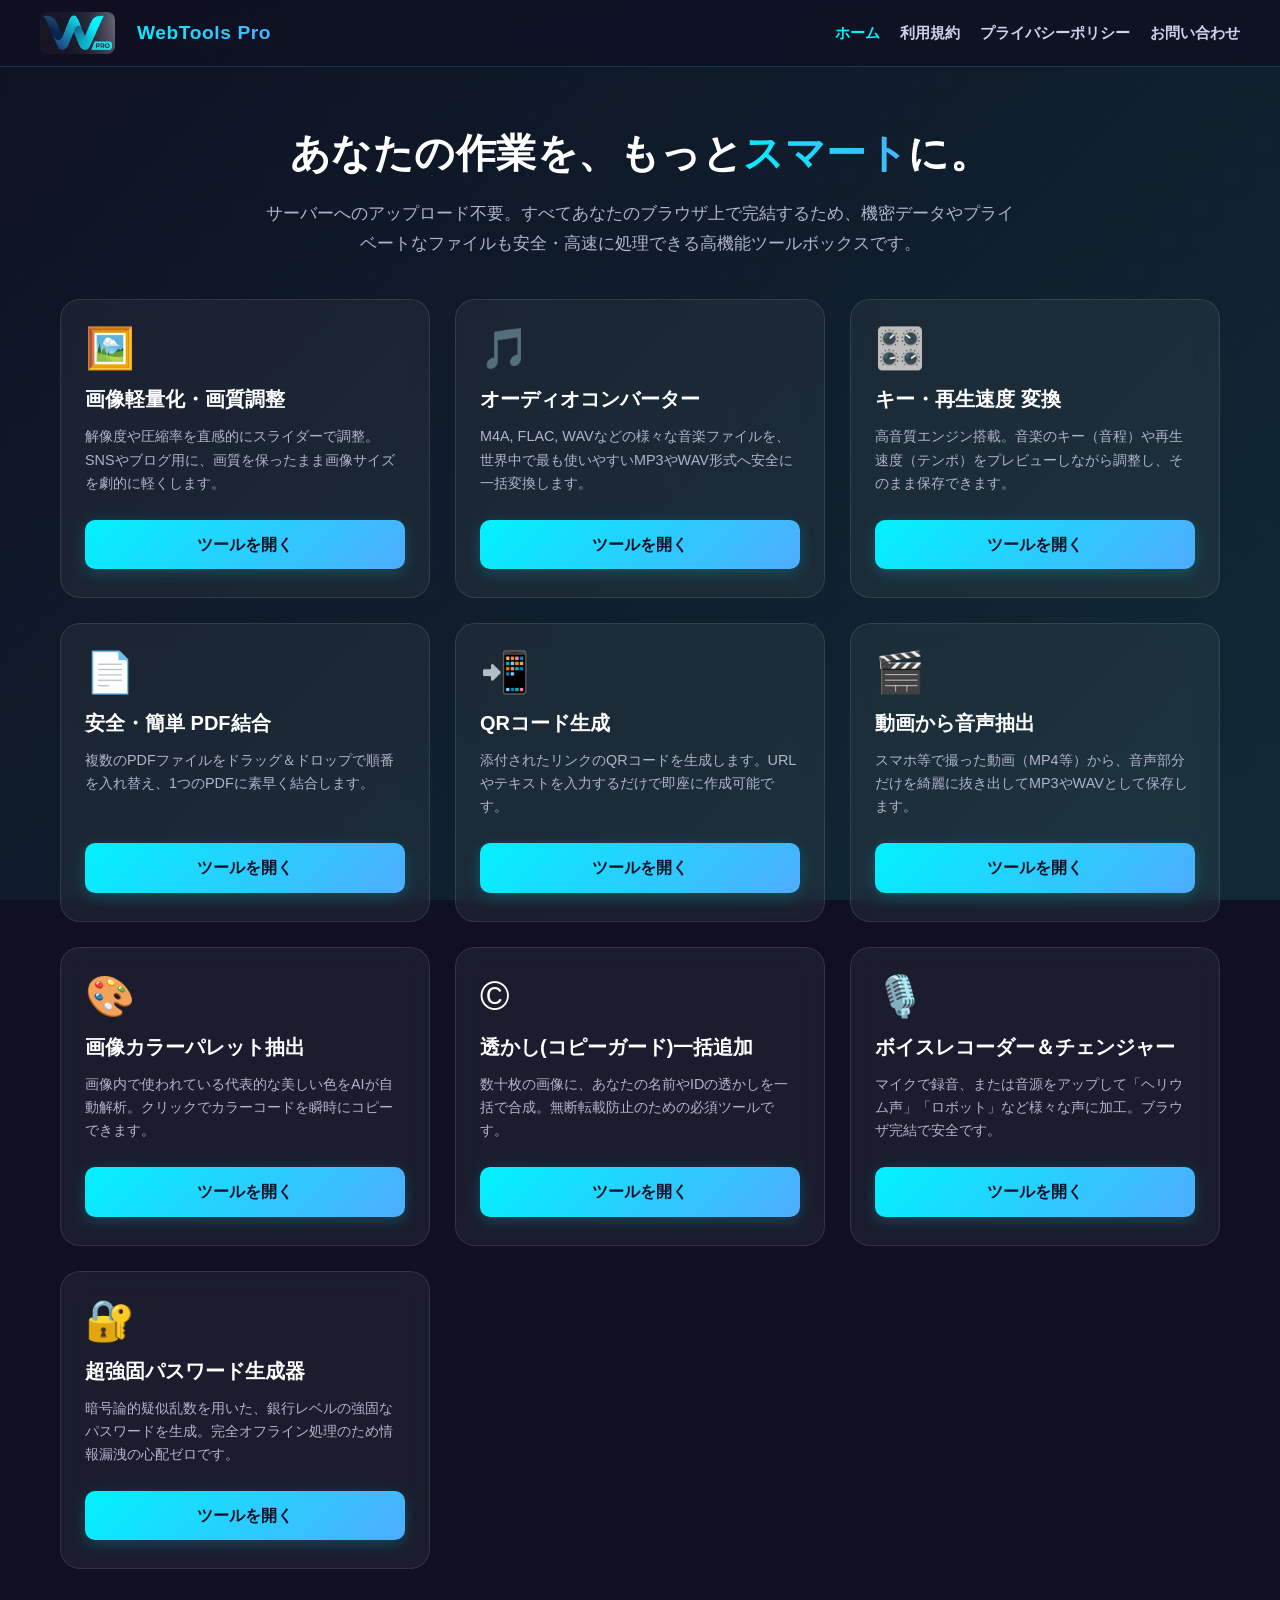
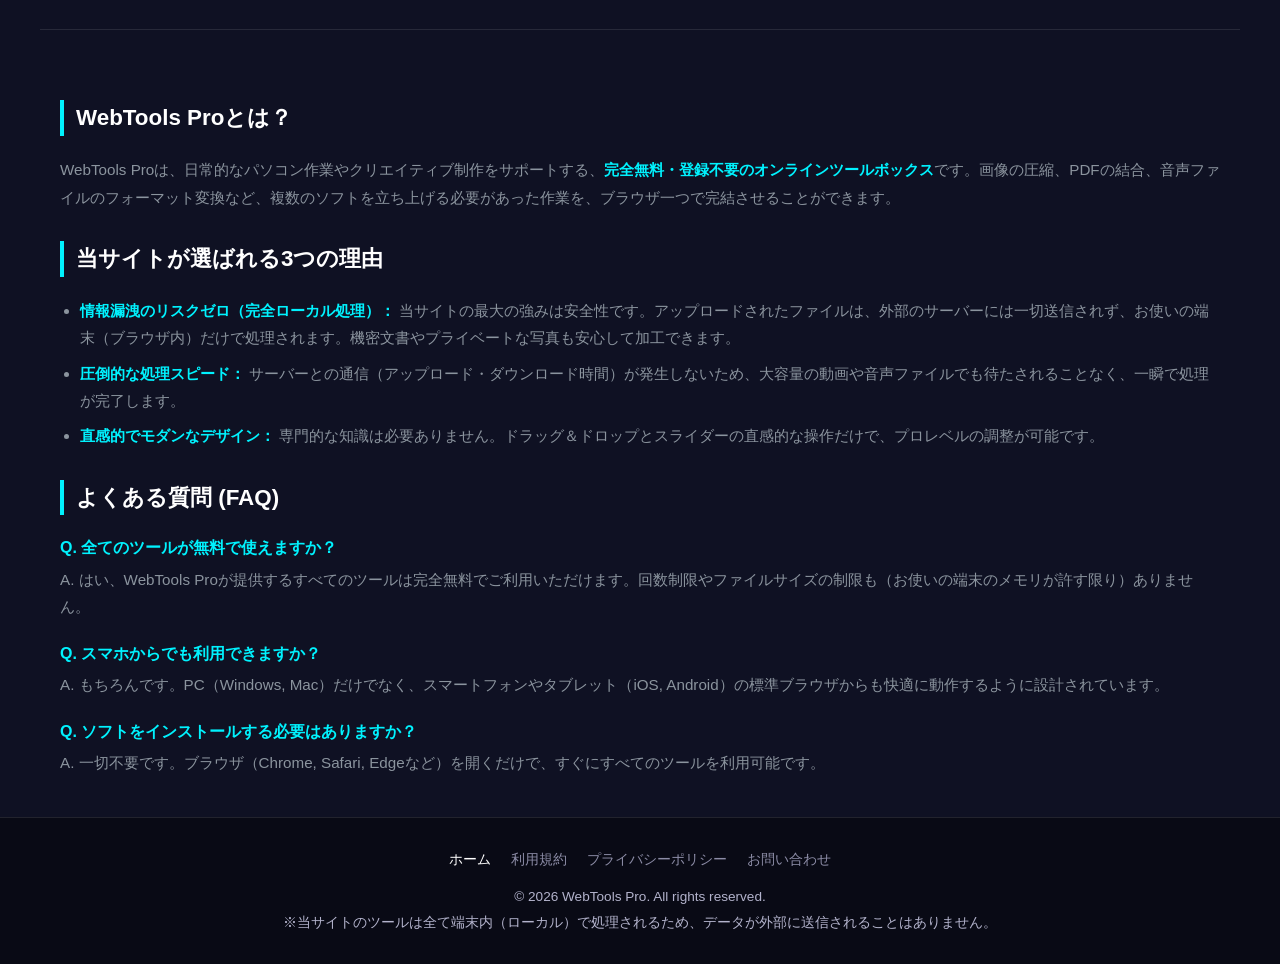
<file: index.html>
<!DOCTYPE html>
<html lang="ja">
<head>
    <meta charset="UTF-8">
    <meta name="viewport" content="width=device-width, initial-scale=1.0">
    
    <title>WebTools Pro | 無料・安全なブラウザ完結の便利ツールボックス</title>
    <meta name="description" content="画像圧縮、PDF結合、音声変換、QRコード生成など、日常の作業をスマートにする高機能ツール群。すべてブラウザ上で完結しサーバー送信しないため、機密データも安全に処理できます。完全無料・登録不要。">
    
    <meta property="og:title" content="WebTools Pro | 無料・安全な便利ツールボックス">
    <meta property="og:description" content="サーバーへのアップロード不要。すべてブラウザ上で完結するため、機密データやプライベートファイルも安全・高速に処理できる高機能ツール群です。">
    <meta property="og:type" content="website">
    <meta property="og:url" content="https://あなたのサイトURL.com">
    <meta property="og:image" content="logo.jpg">
    <meta name="twitter:card" content="summary_large_image">

    <link rel="icon" href="logo.jpg">
    
    <link rel="stylesheet" href="style.css">

    <style>
        .seo-content {
            max-width: 1200px;
            margin: 60px auto 40px auto;
            padding: 40px 20px 0 20px;
            border-top: 1px solid rgba(255, 255, 255, 0.1);
        }
        .seo-content h2 {
            font-size: 1.4rem;
            color: #ffffff;
            margin-bottom: 20px;
            margin-top: 30px;
            text-align: left;
            border-left: 4px solid #00f2fe;
            padding-left: 12px;
            background: none;
            -webkit-text-fill-color: #ffffff;
            text-shadow: none;
        }
        .seo-content p, .seo-content li, .seo-content dd {
            color: #8b949e;
            font-size: 0.95rem;
            line-height: 1.8;
        }
        .seo-content ul {
            padding-left: 20px;
            margin-bottom: 30px;
        }
        .seo-content li { margin-bottom: 8px; }
        .seo-content strong { color: #00f2fe; }
        .seo-content dt {
            font-weight: bold;
            color: #00f2fe;
            margin-top: 20px;
            margin-bottom: 5px;
        }
        .seo-content dd { margin-bottom: 20px; margin-left: 0; }
    </style>
</head>
<body>

    <header>
        <a href="index.html" class="logo">
            <img src="logo.jpg" alt="WebTools Pro" class="logo-img">
            <span class="logo-text" style="margin-left: 10px; font-weight: bold; font-size: 1.2rem; color: #fff;">WebTools Pro</span>
        </a>
        <nav>
            <a href="index.html" class="active">ホーム</a>
            <a href="terms.html">利用規約</a>
            <a href="privacy.html">プライバシーポリシー</a>
            <a href="contact.html">お問い合わせ</a>
        </nav>
    </header>

    <main>
        <section class="hero">
            <h1>あなたの作業を、もっと<span>スマート</span>に。</h1>
            <p>サーバーへのアップロード不要。すべてあなたのブラウザ上で完結するため、機密データやプライベートなファイルも安全・高速に処理できる高機能ツールボックスです。</p>
        </section>

        <section class="tools-container">
            <div class="tool-card">
                <div class="tool-icon">🖼️</div>
                <div class="tool-title">画像軽量化・画質調整</div>
                <div class="tool-desc">解像度や圧縮率を直感的にスライダーで調整。SNSやブログ用に、画質を保ったまま画像サイズを劇的に軽くします。</div>
                <a href="image_edit.html" class="btn-primary">ツールを開く</a>
            </div>

            <div class="tool-card">
                <div class="tool-icon">🎵</div>
                <div class="tool-title">オーディオコンバーター</div>
                <div class="tool-desc">M4A, FLAC, WAVなどの様々な音楽ファイルを、世界中で最も使いやすいMP3やWAV形式へ安全に一括変換します。</div>
                <a href="audio.html" class="btn-primary">ツールを開く</a>
            </div>

            <div class="tool-card">
                <div class="tool-icon">🎛️</div>
                <div class="tool-title">キー・再生速度 変換</div>
                <div class="tool-desc">高音質エンジン搭載。音楽のキー（音程）や再生速度（テンポ）をプレビューしながら調整し、そのまま保存できます。</div>
                <a href="audio_edit.html" class="btn-primary">ツールを開く</a>
            </div>

            <div class="tool-card">
                <div class="tool-icon">📄</div>
                <div class="tool-title">安全・簡単 PDF結合</div>
                <div class="tool-desc">複数のPDFファイルをドラッグ＆ドロップで順番を入れ替え、1つのPDFに素早く結合します。</div>
                <a href="pdf.html" class="btn-primary">ツールを開く</a>
            </div>

            <div class="tool-card">
                <div class="tool-icon">📲</div>
                <div class="tool-title">QRコード生成</div>
                <div class="tool-desc">添付されたリンクのQRコードを生成します。URLやテキストを入力するだけで即座に作成可能です。</div>
                <a href="qrcode.html" class="btn-primary">ツールを開く</a>
            </div>
           
            <div class="tool-card">
                <div class="tool-icon">🎬</div>
                <div class="tool-title">動画から音声抽出</div>
                <div class="tool-desc">スマホ等で撮った動画（MP4等）から、音声部分だけを綺麗に抜き出してMP3やWAVとして保存します。</div>
                <a href="video_to_audio.html" class="btn-primary">ツールを開く</a>
            </div>

            <div class="tool-card">
                <div class="tool-icon">🎨</div>
                <div class="tool-title">画像カラーパレット抽出</div>
                <div class="tool-desc">画像内で使われている代表的な美しい色をAIが自動解析。クリックでカラーコードを瞬時にコピーできます。</div>
                <a href="color_palette.html" class="btn-primary">ツールを開く</a>
            </div>
           
            <div class="tool-card">
                <div class="tool-icon">©️</div>
                <div class="tool-title">透かし(コピーガード)一括追加</div>
                <div class="tool-desc">数十枚の画像に、あなたの名前やIDの透かしを一括で合成。無断転載防止のための必須ツールです。</div>
                <a href="watermark.html" class="btn-primary">ツールを開く</a>
            </div>

            <div class="tool-card">
                <div class="tool-icon">🎙️</div>
                <div class="tool-title">ボイスレコーダー＆チェンジャー</div>
                <div class="tool-desc">マイクで録音、または音源をアップして「ヘリウム声」「ロボット」など様々な声に加工。ブラウザ完結で安全です。</div>
                <a href="voice_changer.html" class="btn-primary">ツールを開く</a>
            </div>

            <div class="tool-card">
                <div class="tool-icon">🔐</div>
                <div class="tool-title">超強固パスワード生成器</div>
                <div class="tool-desc">暗号論的疑似乱数を用いた、銀行レベルの強固なパスワードを生成。完全オフライン処理のため情報漏洩の心配ゼロです。</div>
                <a href="password_generator.html" class="btn-primary">ツールを開く</a>
            </div>
        </section>

        <section class="seo-content">
            <h2>WebTools Proとは？</h2>
            <p>WebTools Proは、日常的なパソコン作業やクリエイティブ制作をサポートする、<strong>完全無料・登録不要のオンラインツールボックス</strong>です。画像の圧縮、PDFの結合、音声ファイルのフォーマット変換など、複数のソフトを立ち上げる必要があった作業を、ブラウザ一つで完結させることができます。</p>

            <h2>当サイトが選ばれる3つの理由</h2>
            <ul>
                <li><strong>情報漏洩のリスクゼロ（完全ローカル処理）：</strong> 当サイトの最大の強みは安全性です。アップロードされたファイルは、外部のサーバーには一切送信されず、お使いの端末（ブラウザ内）だけで処理されます。機密文書やプライベートな写真も安心して加工できます。</li>
                <li><strong>圧倒的な処理スピード：</strong> サーバーとの通信（アップロード・ダウンロード時間）が発生しないため、大容量の動画や音声ファイルでも待たされることなく、一瞬で処理が完了します。</li>
                <li><strong>直感的でモダンなデザイン：</strong> 専門的な知識は必要ありません。ドラッグ＆ドロップとスライダーの直感的な操作だけで、プロレベルの調整が可能です。</li>
            </ul>

            <h2>よくある質問 (FAQ)</h2>
            <dl>
                <dt>Q. 全てのツールが無料で使えますか？</dt>
                <dd>A. はい、WebTools Proが提供するすべてのツールは完全無料でご利用いただけます。回数制限やファイルサイズの制限も（お使いの端末のメモリが許す限り）ありません。</dd>
                
                <dt>Q. スマホからでも利用できますか？</dt>
                <dd>A. もちろんです。PC（Windows, Mac）だけでなく、スマートフォンやタブレット（iOS, Android）の標準ブラウザからも快適に動作するように設計されています。</dd>

                <dt>Q. ソフトをインストールする必要はありますか？</dt>
                <dd>A. 一切不要です。ブラウザ（Chrome, Safari, Edgeなど）を開くだけで、すぐにすべてのツールを利用可能です。</dd>
            </dl>
        </section>
    </main>

    <footer>
        <div class="footer-links">
            <a href="index.html" class="active">ホーム</a>
            <a href="terms.html">利用規約</a>
            <a href="privacy.html">プライバシーポリシー</a>
            <a href="contact.html">お問い合わせ</a>
        </div>
        <div class="copyright">&copy; 2026 WebTools Pro. All rights reserved.</div>
        <div class="footer-note" style="margin-top: 5px;">※当サイトのツールは全て端末内（ローカル）で処理されるため、データが外部に送信されることはありません。</div>
    </footer>

</body>
</html>
</file>
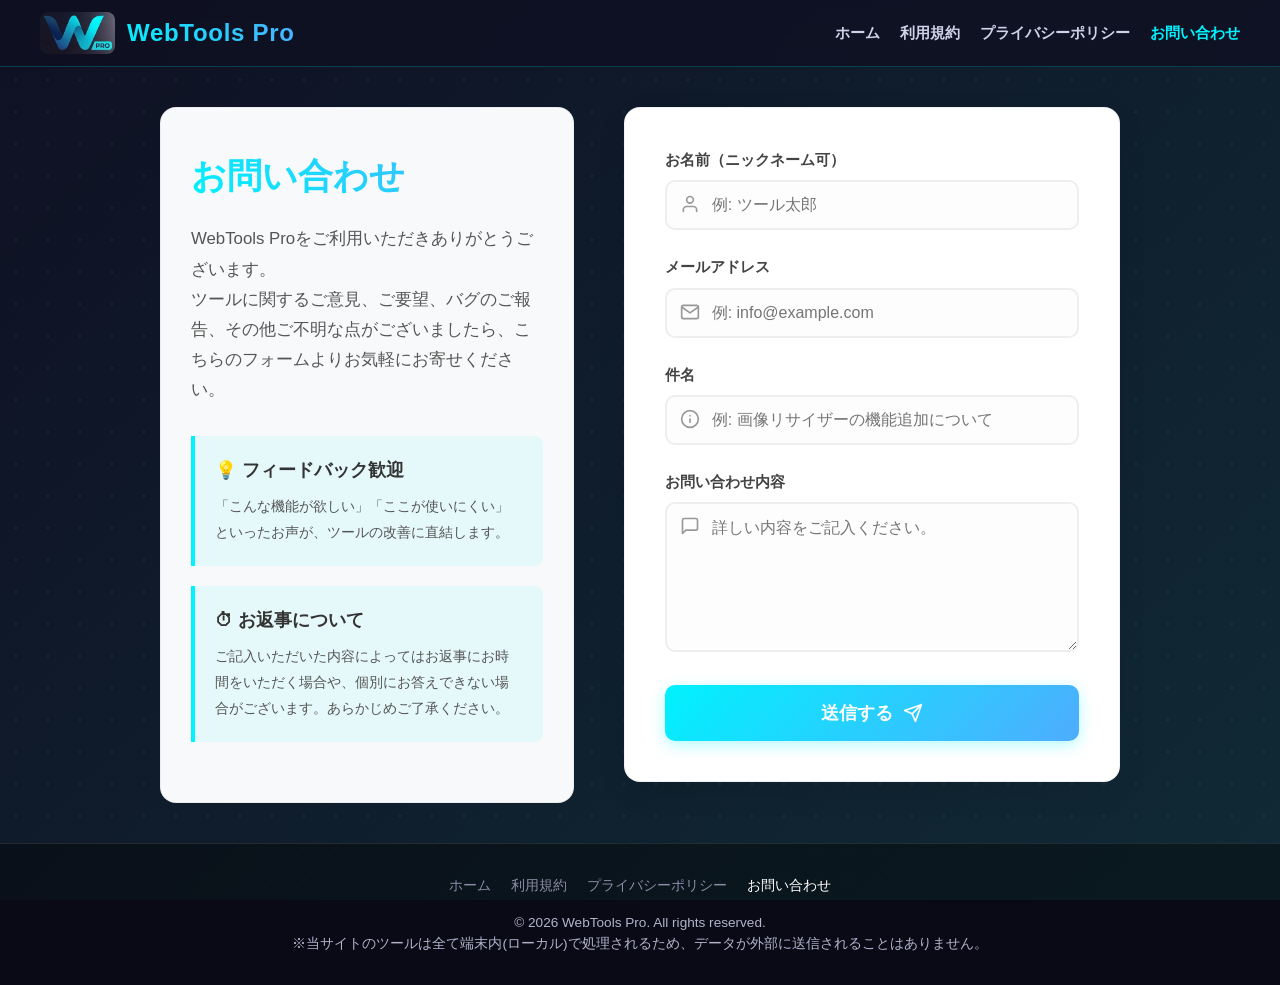
<file: contact.html>
<!DOCTYPE html>
<html lang="ja">
<head>
    <meta charset="UTF-8">
    <meta name="viewport" content="width=device-width, initial-scale=1.0">
    <title>お問い合わせ | WebTools Pro</title>
    
    <link rel="icon" href="logo.jpg">
    
    <meta property="og:title" content="お問い合わせ | WebTools Pro">
    <meta property="og:description" content="WebTools Proへのご意見、ご要望、バグ報告などはこちらからお願いいたします。">
    <meta property="og:type" content="website">
    <meta property="og:image" content="logo.jpg">
    <meta name="twitter:card" content="summary">

    <link rel="stylesheet" href="style.css">

    <style>
        /* ベースレイアウト */
        .contact-modern-wrapper {
            max-width: 1000px;
            margin: 40px auto;
            padding: 0 20px;
            display: grid;
            grid-template-columns: 1fr 1.2fr;
            gap: 50px;
            align-items: start;
        }

        /* 左側：インフォメーションエリア（terms.html風のカードスタイルに変更） */
        .contact-info-side {
            background: #f8f9fa; /* 背景色を追加 */
            padding: 40px 30px; /* 余白を追加 */
            border-radius: 16px; /* 角丸 */
            border: 1px solid rgba(0, 0, 0, 0.05); /* うっすらとした枠線 */
            position: sticky; /* terms.htmlのようにスクロール追従させる */
            top: 100px;
            height: fit-content;
        }
        .contact-info-side h1 {
            font-size: 2.2rem;
            margin-top: 0;
            margin-bottom: 20px;
            color: #333;
            background: linear-gradient(45deg, #00f2fe, #4facfe);
            -webkit-background-clip: text;
            background-clip: text;
            -webkit-text-fill-color: transparent;
        }
        .contact-info-side p {
            line-height: 1.8;
            color: #555; /* 背景色に合わせて少し濃いグレーに調整 */
            margin-bottom: 30px;
            font-size: 1.05rem;
        }
        .info-card {
            background: rgba(0, 242, 254, 0.08); /* 背景があるため少し濃く調整 */
            border-left: 4px solid #00f2fe;
            padding: 20px;
            border-radius: 0 8px 8px 0;
            margin-bottom: 20px;
        }
        .info-card h3 {
            margin-top: 0;
            margin-bottom: 10px;
            font-size: 1.1rem;
            color: #333;
        }
        .info-card p {
            margin: 0;
            font-size: 0.9rem;
            color: #555;
        }

        /* 右側：フォームエリア */
        .contact-form-side {
            background: #ffffff;
            padding: 40px;
            border-radius: 16px;
            box-shadow: 0 10px 30px rgba(0, 0, 0, 0.08);
            border: 1px solid rgba(0, 0, 0, 0.05);
        }

        .form-group {
            margin-bottom: 25px;
            position: relative;
        }
        .form-group label {
            display: block;
            margin-bottom: 8px;
            font-weight: bold;
            color: #444;
            font-size: 0.95rem;
        }
        
        /* 入力フィールドの装飾 */
        .input-wrapper {
            position: relative;
        }
        .input-wrapper svg {
            position: absolute;
            left: 15px;
            top: 14px;
            color: #999;
            transition: 0.3s;
        }
        .form-group input, 
        .form-group textarea {
            width: 100%;
            padding: 14px 14px 14px 45px; /* アイコンの分の余白 */
            border: 2px solid #eee;
            border-radius: 10px;
            font-size: 1rem;
            box-sizing: border-box;
            background: #fdfdfd;
            transition: all 0.3s ease;
            font-family: inherit;
        }
        .form-group textarea {
            min-height: 150px;
            resize: vertical;
            padding-top: 14px;
        }
        
        /* フォーカス時のアクション */
        .form-group input:focus, 
        .form-group textarea:focus {
            outline: none;
            border-color: #00f2fe;
            background: #fff;
            box-shadow: 0 0 0 4px rgba(0, 242, 254, 0.1);
        }
        .form-group input:focus + svg, 
        .form-group textarea:focus + svg,
        .input-wrapper:focus-within svg {
            color: #00f2fe;
        }

        /* 送信ボタン */
        .btn-submit {
            width: 100%;
            padding: 16px;
            background: linear-gradient(135deg, #00f2fe 0%, #4facfe 100%);
            color: #fff;
            border: none;
            border-radius: 10px;
            font-size: 1.1rem;
            font-weight: bold;
            cursor: pointer;
            transition: all 0.3s ease;
            box-shadow: 0 4px 15px rgba(0, 242, 254, 0.3);
            display: flex;
            justify-content: center;
            align-items: center;
            gap: 10px;
        }
        .btn-submit:hover {
            transform: translateY(-2px);
            box-shadow: 0 8px 25px rgba(0, 242, 254, 0.4);
        }

        /* レスポンシブ対応（スマホ表示） */
        @media (max-width: 768px) {
            .contact-modern-wrapper {
                grid-template-columns: 1fr;
                gap: 30px;
                padding: 0 15px;
            }
            .contact-info-side {
                position: static; /* スマホでは追従を解除 */
                padding: 30px 20px;
            }
            .contact-form-side {
                padding: 25px;
            }
        }
    </style>
</head>
<body>

    <header>
        <a href="index.html" class="logo">
            <img src="logo.jpg" alt="WebTools Pro" class="logo-img">
            <span class="logo-text">WebTools Pro</span>
        </a>
        <nav>
            <a href="index.html">ホーム</a>
            <a href="terms.html">利用規約</a>
            <a href="privacy.html">プライバシーポリシー</a>
            <a href="contact.html" class="active">お問い合わせ</a>
        </nav>
    </header>

    <main>
        <div class="contact-modern-wrapper">
            
            <div class="contact-info-side">
                <h1>お問い合わせ</h1>
                <p>WebTools Proをご利用いただきありがとうございます。<br>ツールに関するご意見、ご要望、バグのご報告、その他ご不明な点がございましたら、こちらのフォームよりお気軽にお寄せください。</p>
                
                <div class="info-card">
                    <h3>💡 フィードバック歓迎</h3>
                    <p>「こんな機能が欲しい」「ここが使いにくい」といったお声が、ツールの改善に直結します。</p>
                </div>
                
                <div class="info-card">
                    <h3>⏱ お返事について</h3>
                    <p>ご記入いただいた内容によってはお返事にお時間をいただく場合や、個別にお答えできない場合がございます。あらかじめご了承ください。</p>
                </div>
            </div>

            <div class="contact-form-side">
                <form action="https://formspree.io/f/mojgldpa" method="POST">
                    
                    <div class="form-group">
                        <label for="name">お名前（ニックネーム可）</label>
                        <div class="input-wrapper">
                            <input type="text" id="name" name="name" required placeholder="例: ツール太郎">
                            <svg width="20" height="20" viewBox="0 0 24 24" fill="none" stroke="currentColor" stroke-width="2" stroke-linecap="round" stroke-linejoin="round"><path d="M20 21v-2a4 4 0 0 0-4-4H8a4 4 0 0 0-4 4v2"></path><circle cx="12" cy="7" r="4"></circle></svg>
                        </div>
                    </div>

                    <div class="form-group">
                        <label for="email">メールアドレス</label>
                        <div class="input-wrapper">
                            <input type="email" id="email" name="email" required placeholder="例: info@example.com">
                            <svg width="20" height="20" viewBox="0 0 24 24" fill="none" stroke="currentColor" stroke-width="2" stroke-linecap="round" stroke-linejoin="round"><path d="M4 4h16c1.1 0 2 .9 2 2v12c0 1.1-.9 2-2 2H4c-1.1 0-2-.9-2-2V6c0-1.1.9-2 2-2z"></path><polyline points="22,6 12,13 2,6"></polyline></svg>
                        </div>
                    </div>

                    <div class="form-group">
                        <label for="subject">件名</label>
                        <div class="input-wrapper">
                            <input type="text" id="subject" name="subject" required placeholder="例: 画像リサイザーの機能追加について">
                            <svg width="20" height="20" viewBox="0 0 24 24" fill="none" stroke="currentColor" stroke-width="2" stroke-linecap="round" stroke-linejoin="round"><circle cx="12" cy="12" r="10"></circle><line x1="12" y1="16" x2="12" y2="12"></line><line x1="12" y1="8" x2="12.01" y2="8"></line></svg>
                        </div>
                    </div>

                    <div class="form-group">
                        <label for="message">お問い合わせ内容</label>
                        <div class="input-wrapper">
                            <textarea id="message" name="message" required placeholder="詳しい内容をご記入ください。"></textarea>
                            <svg width="20" height="20" viewBox="0 0 24 24" fill="none" stroke="currentColor" stroke-width="2" stroke-linecap="round" stroke-linejoin="round"><path d="M21 15a2 2 0 0 1-2 2H7l-4 4V5a2 2 0 0 1 2-2h14a2 2 0 0 1 2 2z"></path></svg>
                        </div>
                    </div>

                    <button type="submit" class="btn-submit">
                        送信する
                        <svg width="20" height="20" viewBox="0 0 24 24" fill="none" stroke="currentColor" stroke-width="2" stroke-linecap="round" stroke-linejoin="round"><line x1="22" y1="2" x2="11" y2="13"></line><polygon points="22 2 15 22 11 13 2 9 22 2"></polygon></svg>
                    </button>
                </form>
            </div>
            
        </div>
    </main>

    <footer>
        <div class="footer-links">
            <a href="index.html">ホーム</a>
            <a href="terms.html">利用規約</a>
            <a href="privacy.html">プライバシーポリシー</a>
            <a href="contact.html" class="active">お問い合わせ</a>
        </div>
        <div class="copyright">&copy; 2026 WebTools Pro. All rights reserved.</div>
        <div class="footer-note">※当サイトのツールは全て端末内(ローカル)で処理されるため、データが外部に送信されることはありません。</div>
    </footer>

</body>
</html>
</file>
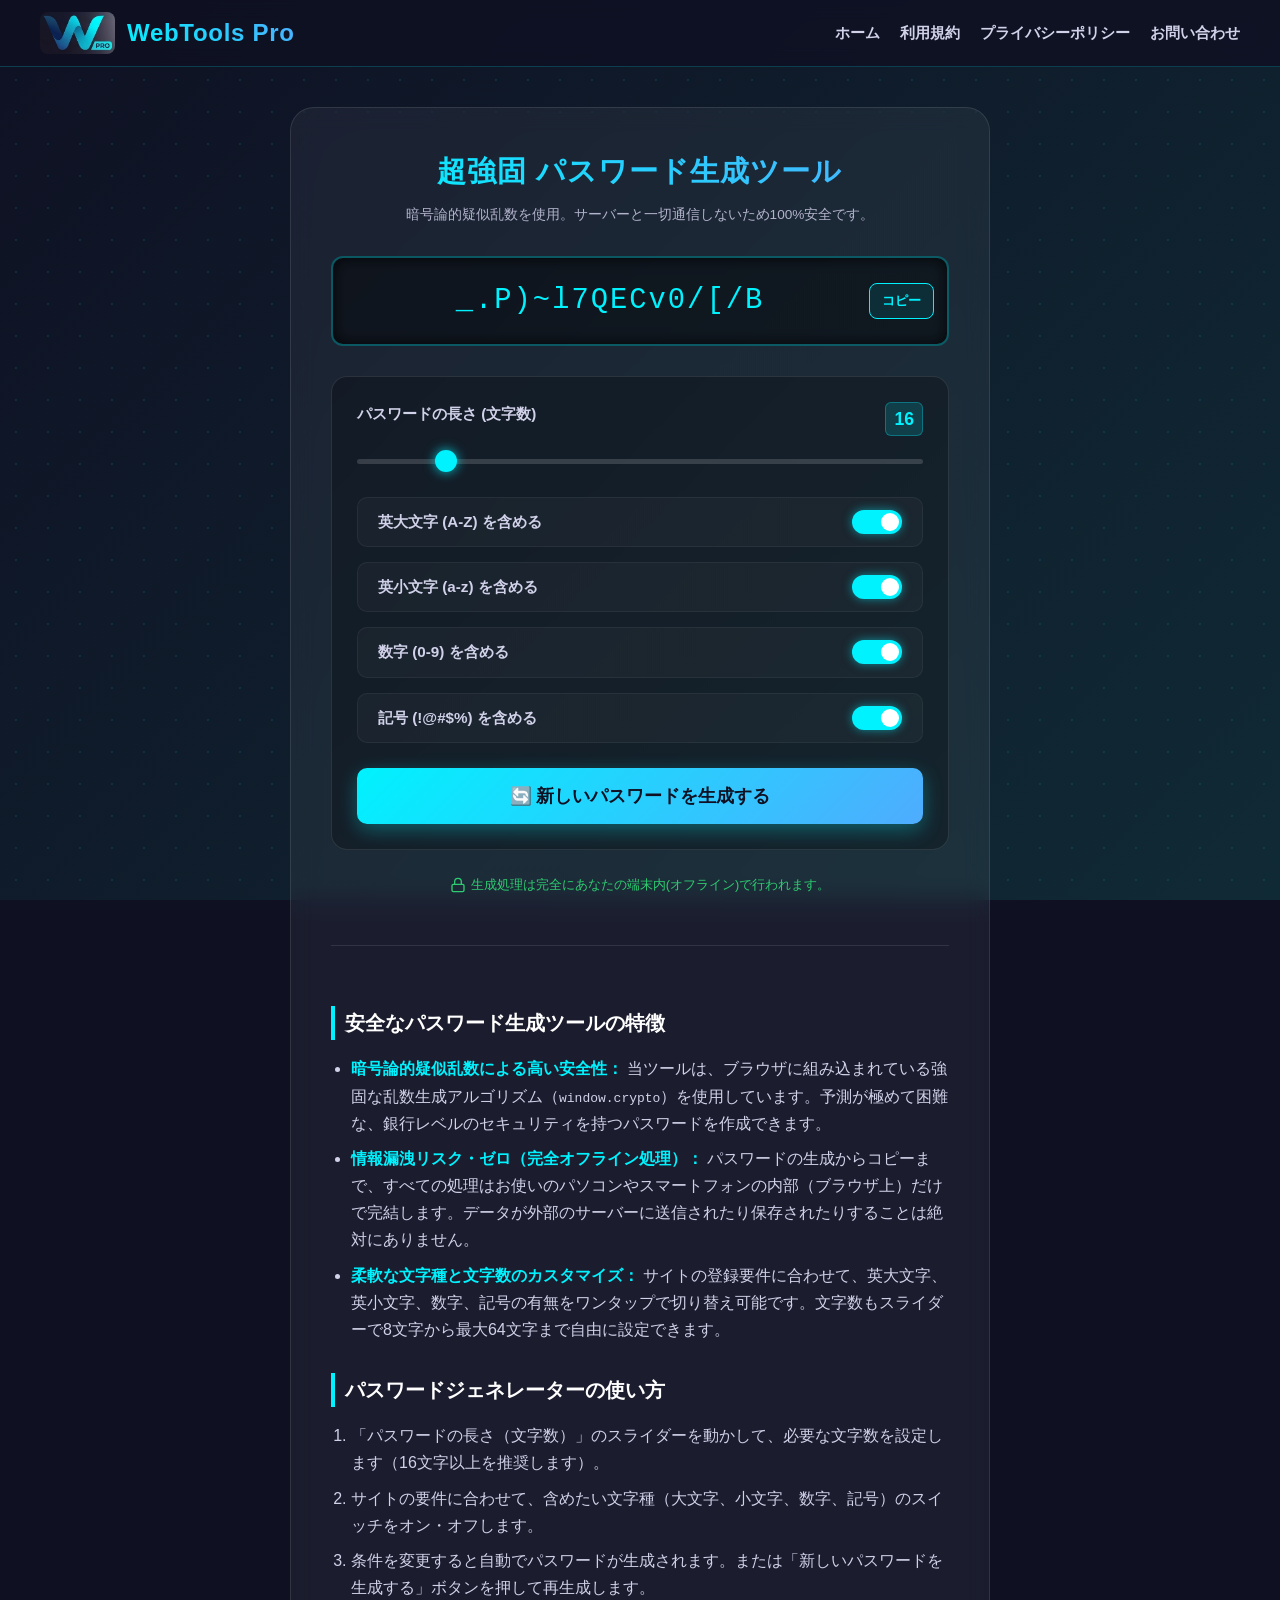
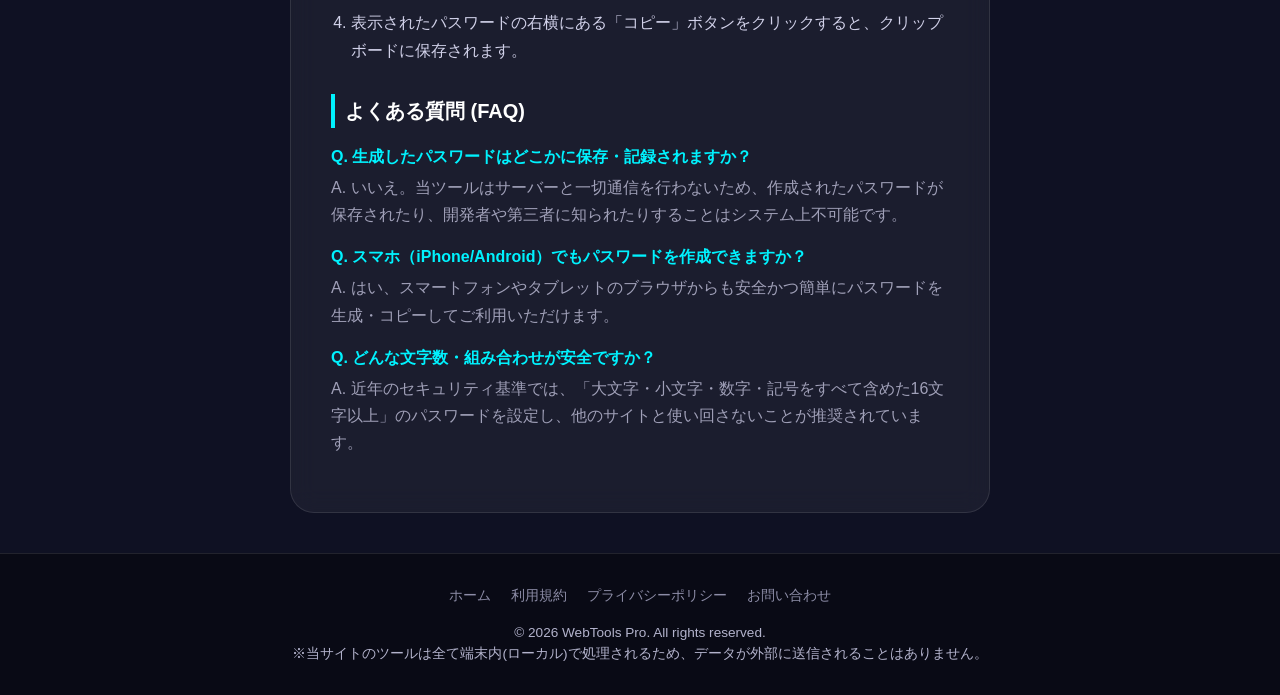
<file: password_generator.html>
<!DOCTYPE html>
<html lang="ja">
<head>
    <meta charset="UTF-8">
    <meta name="viewport" content="width=device-width, initial-scale=1.0">
    
    <title>パスワード生成ツール (ジェネレーター) | 無料・安全な強固乱数作成 - WebTools Pro</title>
    <meta name="description" content="暗号論的疑似乱数を使用した、安全で超強固なパスワード生成ツールです。文字数や記号の有無を自由に設定可能。サーバー通信なしの完全オフライン処理（ブラウザ完結）なので、パスワード漏洩の心配がなく安心です。完全無料。">
    
    <meta property="og:title" content="超強固 パスワード生成ツール - WebTools Pro">
    <meta property="og:description" content="完全オフライン処理で安全。暗号レベルの超強固なパスワードをブラウザ上で一瞬で生成・コピーできる無料ツール。">
    <meta property="og:type" content="website">

    <link rel="icon" href="logo.jpg">
    <link rel="stylesheet" href="style.css">
    
    <style>
        /* ==== パスワードジェネレーター固有のデザイン ==== */
        .container {
            max-width: 700px;
        }

        h1 {
            text-align: center;
            background: linear-gradient(45deg, #00f2fe, #4facfe);
            -webkit-background-clip: text;
            background-clip: text;
            -webkit-text-fill-color: transparent;
            margin-top: 0;
            margin-bottom: 10px;
            font-size: 1.8rem;
            letter-spacing: 1px;
            font-weight: 800;
        }

        .subtitle {
            text-align: center;
            font-size: 0.85rem;
            color: #b3b3cc;
            margin-bottom: 30px;
        }

        /* パスワード表示エリア */
        .password-display-wrapper {
            position: relative;
            margin-bottom: 30px;
        }

        .password-display {
            background: rgba(0, 0, 0, 0.4);
            border: 2px solid rgba(0, 242, 254, 0.3);
            border-radius: 12px;
            padding: 20px 80px 20px 20px;
            font-size: 1.8rem;
            font-family: 'Courier New', Courier, monospace;
            text-align: center;
            color: #00f2fe;
            word-break: break-all;
            min-height: 40px;
            display: flex;
            align-items: center;
            justify-content: center;
            box-shadow: inset 0 0 15px rgba(0, 0, 0, 0.8);
            letter-spacing: 2px;
        }

        .copy-btn {
            position: absolute;
            right: 15px;
            top: 50%;
            transform: translateY(-50%);
            background: rgba(0, 242, 254, 0.1);
            border: 1px solid #00f2fe;
            color: #00f2fe;
            border-radius: 8px;
            padding: 8px 12px;
            cursor: pointer;
            transition: 0.2s;
            font-weight: bold;
        }
        .copy-btn:hover {
            background: #00f2fe;
            color: #0f1123;
            box-shadow: 0 0 10px rgba(0, 242, 254, 0.5);
        }

        /* エディターエリア */
        .editor-panel {
            background: rgba(0, 0, 0, 0.25);
            border: 1px solid rgba(255, 255, 255, 0.1);
            border-radius: 16px;
            padding: 25px;
            margin-bottom: 25px;
        }

        /* 文字数スライダー */
        .slider-group { margin-bottom: 25px; }
        .slider-header {
            display: flex;
            justify-content: space-between;
            margin-bottom: 10px;
            font-weight: bold;
            font-size: 0.95rem;
            color: #d1d1e9;
        }
        .val-badge {
            background: rgba(0, 242, 254, 0.15);
            color: #00f2fe;
            padding: 2px 8px;
            border-radius: 6px;
            border: 1px solid rgba(0, 242, 254, 0.3);
            font-variant-numeric: tabular-nums;
            font-size: 1.1rem;
        }
        input[type=range] {
            -webkit-appearance: none;
            appearance: none;
            width: 100%;
            background: transparent;
        }
        input[type=range]::-webkit-slider-thumb {
            -webkit-appearance: none;
            appearance: none;
            height: 22px; width: 22px;
            border-radius: 50%;
            background: #00f2fe;
            cursor: pointer;
            margin-top: -9px;
            box-shadow: 0 0 12px rgba(0, 242, 254, 0.8);
            transition: 0.1s;
        }
        input[type=range]::-webkit-slider-thumb:hover { transform: scale(1.15); }
        input[type=range]::-webkit-slider-runnable-track {
            width: 100%; height: 5px; cursor: pointer;
            background: rgba(255, 255, 255, 0.15);
            border-radius: 3px;
        }

        /* チェックボックス（トグルスイッチ風） */
        .options-group {
            display: flex;
            flex-direction: column;
            gap: 15px;
            margin-bottom: 25px;
        }
        .option-row {
            display: flex;
            justify-content: space-between;
            align-items: center;
            background: rgba(255, 255, 255, 0.03);
            padding: 12px 20px;
            border-radius: 10px;
            border: 1px solid rgba(255, 255, 255, 0.05);
        }
        .option-label {
            font-weight: bold;
            color: #d1d1e9;
            font-size: 0.95rem;
        }
        
        /* カスタムトグルスイッチ */
        .toggle-switch {
            position: relative;
            display: inline-block;
            width: 50px;
            height: 24px;
        }
        .toggle-switch input {
            opacity: 0;
            width: 0;
            height: 0;
        }
        .slider {
            position: absolute;
            cursor: pointer;
            top: 0; left: 0; right: 0; bottom: 0;
            background-color: rgba(255,255,255,0.2);
            transition: .4s;
            border-radius: 24px;
        }
        .slider:before {
            position: absolute;
            content: "";
            height: 18px; width: 18px;
            left: 3px; bottom: 3px;
            background-color: white;
            transition: .4s;
            border-radius: 50%;
        }
        input:checked + .slider {
            background-color: #00f2fe;
            box-shadow: 0 0 10px rgba(0, 242, 254, 0.5);
        }
        input:checked + .slider:before {
            transform: translateX(26px);
        }

        .generate-btn {
            width: 100%; padding: 16px;
            background: linear-gradient(135deg, #00f2fe 0%, #4facfe 100%);
            color: #0f1123; border: none; border-radius: 10px;
            font-size: 1.1rem; font-weight: bold; cursor: pointer;
            transition: 0.2s; box-shadow: 0 6px 20px rgba(0, 242, 254, 0.3);
            text-align: center;
        }
        .generate-btn:hover {
            transform: translateY(-2px); box-shadow: 0 8px 25px rgba(0, 242, 254, 0.5);
        }

        /* セキュリティアピール */
        .security-notice {
            margin-top: 20px;
            font-size: 0.8rem;
            color: #2ecc71;
            text-align: center;
            display: flex;
            align-items: center;
            justify-content: center;
            gap: 5px;
        }

        /* ==== SEO用テキストセクション ==== */
        .seo-content {
            margin-top: 50px;
            padding-top: 30px;
            border-top: 1px solid rgba(255, 255, 255, 0.1);
            color: #d1d1e9;
            line-height: 1.7;
        }
        .seo-content h2 {
            font-size: 1.25rem;
            color: #fff;
            margin-top: 30px;
            margin-bottom: 15px;
            border-left: 4px solid #00f2fe;
            padding-left: 10px;
        }
        .seo-content ul, .seo-content ol {
            padding-left: 20px;
            margin-bottom: 20px;
        }
        .seo-content li {
            margin-bottom: 8px;
        }
        .seo-content strong { color: #00f2fe; }
        .seo-content dt {
            font-weight: bold;
            color: #00f2fe;
            margin-top: 15px;
            margin-bottom: 4px;
        }
        .seo-content dd {
            margin-left: 0;
            margin-bottom: 15px;
            color: #a0a0b8;
        }
    </style>
</head>
<body>

    <header>
        <a href="index.html" class="logo">
            <img src="logo.jpg" alt="WebTools Pro" class="logo-img">
            <span class="logo-text">WebTools Pro</span>
        </a>
        <nav>
            <a href="index.html">ホーム</a>
            <a href="terms.html">利用規約</a>
            <a href="privacy.html">プライバシーポリシー</a>
            <a href="contact.html">お問い合わせ</a>
        </nav>
    </header>

    <main>
        <div class="container">
            <h1>超強固 パスワード生成ツール</h1>
            <div class="subtitle">暗号論的疑似乱数を使用。サーバーと一切通信しないため100%安全です。</div>

            <div class="password-display-wrapper">
                <div class="password-display" id="password-display">Generating...</div>
                <button class="copy-btn" onclick="copyPassword()" id="copy-btn">コピー</button>
            </div>

            <div class="editor-panel">
                <div class="slider-group">
                    <div class="slider-header">
                        <span>パスワードの長さ (文字数)</span>
                        <span class="val-badge" id="length-badge">16</span>
                    </div>
                    <input type="range" id="length-slider" min="8" max="64" step="1" value="16" oninput="updateLengthBadge(); generatePassword();">
                </div>

                <div class="options-group">
                    <div class="option-row">
                        <span class="option-label">英大文字 (A-Z) を含める</span>
                        <label class="toggle-switch">
                            <input type="checkbox" id="inc-upper" checked onchange="generatePassword()">
                            <span class="slider"></span>
                        </label>
                    </div>
                    <div class="option-row">
                        <span class="option-label">英小文字 (a-z) を含める</span>
                        <label class="toggle-switch">
                            <input type="checkbox" id="inc-lower" checked onchange="generatePassword()">
                            <span class="slider"></span>
                        </label>
                    </div>
                    <div class="option-row">
                        <span class="option-label">数字 (0-9) を含める</span>
                        <label class="toggle-switch">
                            <input type="checkbox" id="inc-numbers" checked onchange="generatePassword()">
                            <span class="slider"></span>
                        </label>
                    </div>
                    <div class="option-row">
                        <span class="option-label">記号 (!@#$%) を含める</span>
                        <label class="toggle-switch">
                            <input type="checkbox" id="inc-symbols" checked onchange="generatePassword()">
                            <span class="slider"></span>
                        </label>
                    </div>
                </div>

                <button class="generate-btn" onclick="generatePassword()">🔄 新しいパスワードを生成する</button>
            </div>

            <div class="security-notice">
                <svg width="16" height="16" viewBox="0 0 24 24" fill="none" stroke="currentColor" stroke-width="2" stroke-linecap="round" stroke-linejoin="round">
                    <rect x="3" y="11" width="18" height="11" rx="2" ry="2"></rect>
                    <path d="M7 11V7a5 5 0 0 1 10 0v4"></path>
                </svg>
                <span>生成処理は完全にあなたの端末内(オフライン)で行われます。</span>
            </div>

            <section class="seo-content">
                <h2>安全なパスワード生成ツールの特徴</h2>
                <ul>
                    <li><strong>暗号論的疑似乱数による高い安全性：</strong> 当ツールは、ブラウザに組み込まれている強固な乱数生成アルゴリズム（<code>window.crypto</code>）を使用しています。予測が極めて困難な、銀行レベルのセキュリティを持つパスワードを作成できます。</li>
                    <li><strong>情報漏洩リスク・ゼロ（完全オフライン処理）：</strong> パスワードの生成からコピーまで、すべての処理はお使いのパソコンやスマートフォンの内部（ブラウザ上）だけで完結します。データが外部のサーバーに送信されたり保存されたりすることは絶対にありません。</li>
                    <li><strong>柔軟な文字種と文字数のカスタマイズ：</strong> サイトの登録要件に合わせて、英大文字、英小文字、数字、記号の有無をワンタップで切り替え可能です。文字数もスライダーで8文字から最大64文字まで自由に設定できます。</li>
                </ul>

                <h2>パスワードジェネレーターの使い方</h2>
                <ol>
                    <li>「パスワードの長さ（文字数）」のスライダーを動かして、必要な文字数を設定します（16文字以上を推奨します）。</li>
                    <li>サイトの要件に合わせて、含めたい文字種（大文字、小文字、数字、記号）のスイッチをオン・オフします。</li>
                    <li>条件を変更すると自動でパスワードが生成されます。または「新しいパスワードを生成する」ボタンを押して再生成します。</li>
                    <li>表示されたパスワードの右横にある「コピー」ボタンをクリックすると、クリップボードに保存されます。</li>
                </ol>

                <h2>よくある質問 (FAQ)</h2>
                <dl>
                    <dt>Q. 生成したパスワードはどこかに保存・記録されますか？</dt>
                    <dd>A. いいえ。当ツールはサーバーと一切通信を行わないため、作成されたパスワードが保存されたり、開発者や第三者に知られたりすることはシステム上不可能です。</dd>
                    
                    <dt>Q. スマホ（iPhone/Android）でもパスワードを作成できますか？</dt>
                    <dd>A. はい、スマートフォンやタブレットのブラウザからも安全かつ簡単にパスワードを生成・コピーしてご利用いただけます。</dd>
                    
                    <dt>Q. どんな文字数・組み合わせが安全ですか？</dt>
                    <dd>A. 近年のセキュリティ基準では、「大文字・小文字・数字・記号をすべて含めた16文字以上」のパスワードを設定し、他のサイトと使い回さないことが推奨されています。</dd>
                </dl>
            </section>
        </div>
    </main>

    <footer>
        <div class="footer-links">
            <a href="index.html">ホーム</a>
            <a href="terms.html">利用規約</a>
            <a href="privacy.html">プライバシーポリシー</a>
            <a href="contact.html">お問い合わせ</a>
        </div>
        <div class="copyright">&copy; 2026 WebTools Pro. All rights reserved.</div>
        <div class="footer-note">※当サイトのツールは全て端末内(ローカル)で処理されるため、データが外部に送信されることはありません。</div>
    </footer>

    <script>
        const chars = {
            upper: 'ABCDEFGHIJKLMNOPQRSTUVWXYZ',
            lower: 'abcdefghijklmnopqrstuvwxyz',
            numbers: '0123456789',
            symbols: '!@#$%^&*()_+~`|}{[]:;?><,./-='
        };

        const lengthSlider = document.getElementById("length-slider");
        const lengthBadge = document.getElementById("length-badge");
        const passwordDisplay = document.getElementById("password-display");
        const copyBtn = document.getElementById("copy-btn");

        function updateLengthBadge() {
            lengthBadge.innerText = lengthSlider.value;
        }

        function getSecureRandomInt(max) {
            const array = new Uint32Array(1);
            window.crypto.getRandomValues(array);
            return array[0] % max;
        }

        function generatePassword() {
            const length = parseInt(lengthSlider.value);
            const hasUpper = document.getElementById("inc-upper").checked;
            const hasLower = document.getElementById("inc-lower").checked;
            const hasNumbers = document.getElementById("inc-numbers").checked;
            const hasSymbols = document.getElementById("inc-symbols").checked;

            let charset = "";
            let guaranteedChars = [];

            if (hasUpper) {
                charset += chars.upper;
                guaranteedChars.push(chars.upper[getSecureRandomInt(chars.upper.length)]);
            }
            if (hasLower) {
                charset += chars.lower;
                guaranteedChars.push(chars.lower[getSecureRandomInt(chars.lower.length)]);
            }
            if (hasNumbers) {
                charset += chars.numbers;
                guaranteedChars.push(chars.numbers[getSecureRandomInt(chars.numbers.length)]);
            }
            if (hasSymbols) {
                charset += chars.symbols;
                guaranteedChars.push(chars.symbols[getSecureRandomInt(chars.symbols.length)]);
            }

            if (charset === "") {
                passwordDisplay.innerText = "文字種を選択してください";
                passwordDisplay.style.color = "#e74c3c";
                return;
            } else {
                passwordDisplay.style.color = "#00f2fe";
            }

            let password = "";
            const remainingLength = length - guaranteedChars.length;
            for (let i = 0; i < remainingLength; i++) {
                password += charset[getSecureRandomInt(charset.length)];
            }

            password += guaranteedChars.join('');

            let passArray = password.split('');
            for (let i = passArray.length - 1; i > 0; i--) {
                const j = getSecureRandomInt(i + 1);
                [passArray[i], passArray[j]] = [passArray[j], passArray[i]];
            }
            
            const finalPassword = passArray.join('');
            passwordDisplay.innerText = finalPassword;

            copyBtn.innerText = "コピー";
            copyBtn.style.background = "rgba(0, 242, 254, 0.1)";
            copyBtn.style.color = "#00f2fe";
        }

        function copyPassword() {
            const textToCopy = passwordDisplay.innerText;
            if (textToCopy === "文字種を選択してください") return;

            navigator.clipboard.writeText(textToCopy).then(() => {
                copyBtn.innerText = "Copied!";
                copyBtn.style.background = "#2ecc71";
                copyBtn.style.color = "#fff";
                copyBtn.style.borderColor = "#2ecc71";
                
                setTimeout(() => {
                    copyBtn.innerText = "コピー";
                    copyBtn.style.background = "rgba(0, 242, 254, 0.1)";
                    copyBtn.style.color = "#00f2fe";
                    copyBtn.style.borderColor = "#00f2fe";
                }, 2000);
            }).catch(err => {
                console.error('コピーに失敗しました', err);
                alert("コピーに失敗しました。");
            });
        }

        window.onload = generatePassword;
    </script>
</body>
</html>
</file>
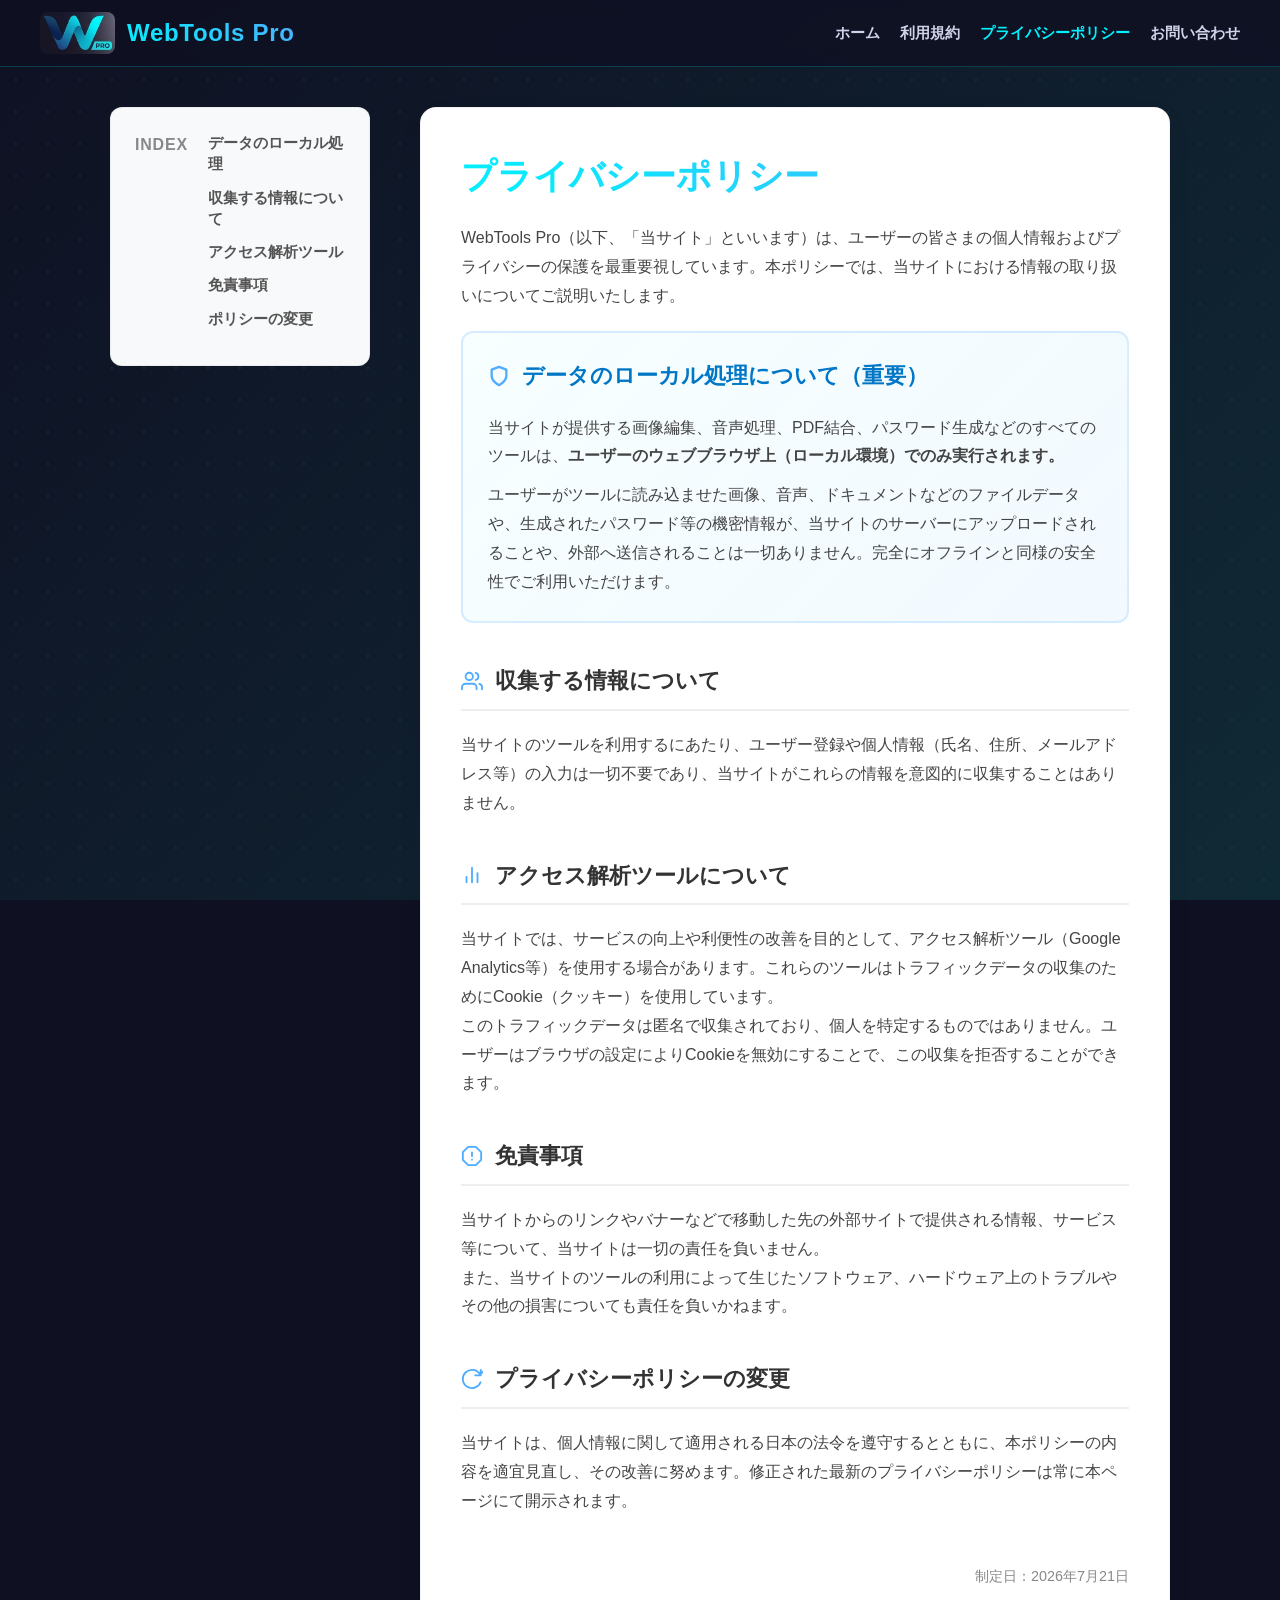
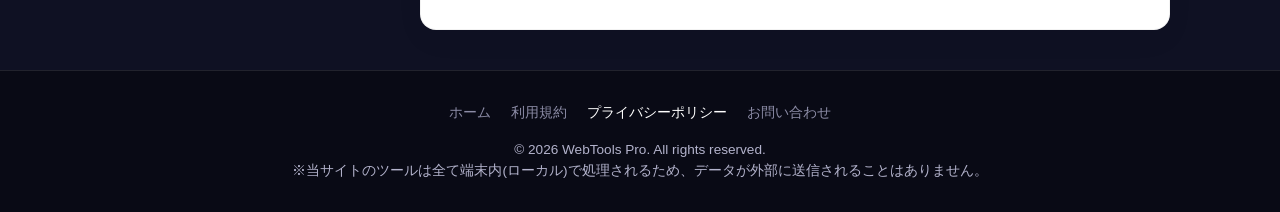
<file: privacy.html>
<!DOCTYPE html>
<html lang="ja">
<head>
    <meta charset="UTF-8">
    <meta name="viewport" content="width=device-width, initial-scale=1.0">
    <title>プライバシーポリシー | WebTools Pro</title>
    <link rel="icon" href="logo.jpg">
    
    <link rel="stylesheet" href="style.css">

    <style>
        /* ベースレイアウト */
        .privacy-modern-wrapper {
            max-width: 1100px;
            margin: 40px auto;
            padding: 0 20px;
            display: grid;
            grid-template-columns: 260px 1fr;
            gap: 50px;
            align-items: start;
        }

        /* 左側：サイドナビゲーション（目次） */
        .privacy-sidebar {
            position: sticky;
            top: 100px; /* 固定ヘッダーの下に収まるように調整 */
            background: #f8f9fa;
            padding: 24px;
            border-radius: 12px;
            border: 1px solid rgba(0, 0, 0, 0.05);
        }
        .privacy-sidebar h3 {
            margin-top: 0;
            margin-bottom: 15px;
            font-size: 1rem;
            color: #888;
            text-transform: uppercase;
            letter-spacing: 0.05em;
        }
        .privacy-sidebar ul {
            list-style: none;
            padding: 0;
            margin: 0;
        }
        .privacy-sidebar li {
            margin-bottom: 12px;
        }
        .privacy-sidebar a {
            color: #555;
            text-decoration: none;
            font-size: 0.95rem;
            transition: color 0.2s;
            display: block;
            line-height: 1.4;
        }
        .privacy-sidebar a:hover {
            color: #4facfe;
        }

        /* 右側：本文コンテンツエリア */
        .privacy-content-side {
            background: #ffffff;
            padding: 40px;
            border-radius: 16px;
            box-shadow: 0 10px 30px rgba(0, 0, 0, 0.04);
            border: 1px solid rgba(0, 0, 0, 0.05);
        }

        .privacy-content-side h1 {
            font-size: 2.2rem;
            margin-top: 0;
            margin-bottom: 20px;
            color: #333;
            background: linear-gradient(45deg, #00f2fe, #4facfe);
            -webkit-background-clip: text;
            background-clip: text;
            -webkit-text-fill-color: transparent;
        }
        
        .privacy-lead {
            font-size: 1.05rem;
            line-height: 1.8;
            color: #555;
            margin-bottom: 40px;
        }

        /* 見出し（H2）の装飾 */
        .privacy-content-side h2 {
            display: flex;
            align-items: center;
            gap: 12px;
            font-size: 1.4rem;
            margin-top: 40px;
            margin-bottom: 20px;
            padding-bottom: 10px;
            border-bottom: 2px solid #eee;
            color: #333;
        }
        .privacy-content-side h2 svg {
            color: #4facfe;
            flex-shrink: 0;
        }

        .privacy-content-side p {
            font-size: 1rem;
            line-height: 1.8;
            color: #444;
            margin-bottom: 20px;
        }

        /* データのローカル処理に関する特別カード */
        .security-highlight-card {
            background: linear-gradient(135deg, rgba(0, 242, 254, 0.03) 0%, rgba(79, 172, 254, 0.07) 100%);
            border: 2px solid rgba(79, 172, 254, 0.2);
            border-radius: 12px;
            padding: 25px;
            margin-bottom: 30px;
            position: relative;
        }
        .security-highlight-card h2 {
            border-bottom: none;
            padding-bottom: 0;
            margin-top: 0;
            color: #0076c6;
        }
        .security-highlight-card h2 svg {
            color: #4facfe;
        }
        .security-highlight-card p {
            margin-bottom: 0;
        }

        .date-badge {
            margin-top: 50px;
            text-align: right;
            font-size: 0.9rem;
            color: #888;
        }

        /* レスポンシブ対応（スマホ表示） */
        @media (max-width: 900px) {
            .privacy-modern-wrapper {
                grid-template-columns: 1fr;
                gap: 30px;
                padding: 0 15px;
            }
            .privacy-sidebar {
                position: static;
                padding: 20px;
            }
            .privacy-content-side {
                padding: 25px;
            }
            .privacy-content-side h1 {
                font-size: 1.8rem;
            }
            .privacy-content-side h2 {
                font-size: 1.25rem;
            }
        }
    </style>
</head>
<body>

    <header>
        <a href="index.html" class="logo">
            <img src="logo.jpg" alt="WebTools Pro" class="logo-img">
            <span class="logo-text">WebTools Pro</span>
        </a>
        <nav>
            <a href="index.html">ホーム</a>
            <a href="terms.html">利用規約</a>
            <a href="privacy.html" class="active">プライバシーポリシー</a>
            <a href="contact.html">お問い合わせ</a>
        </nav>
    </header>

    <main>
        <div class="privacy-modern-wrapper">
            
            <nav class="privacy-sidebar" aria-label="ページ内目次">
                <h3>INDEX</h3>
                <ul>
                    <li><a href="#local-processing">データのローカル処理</a></li>
                    <li><a href="#collected-info">収集する情報について</a></li>
                    <li><a href="#analytics">アクセス解析ツール</a></li>
                    <li><a href="#disclaimer">免責事項</a></li>
                    <li><a href="#changes">ポリシーの変更</a></li>
                </ul>
            </nav>

            <div class="privacy-content-side">
                <h1>プライバシーポリシー</h1>
                <p class="privacy-lead">WebTools Pro（以下、「当サイト」といいます）は、ユーザーの皆さまの個人情報およびプライバシーの保護を最重要視しています。本ポリシーでは、当サイトにおける情報の取り扱いについてご説明いたします。</p>

                <div id="local-processing" class="security-highlight-card">
                    <h2>
                        <svg width="22" height="22" viewBox="0 0 24 24" fill="none" stroke="currentColor" stroke-width="2.5" stroke-linecap="round" stroke-linejoin="round"><path d="M12 22s8-4 8-10V5l-8-3-8 3v7c0 6 8 10 8 10z"></path></svg>
                        データのローカル処理について（重要）
                    </h2>
                    <p>当サイトが提供する画像編集、音声処理、PDF結合、パスワード生成などのすべてのツールは、<strong>ユーザーのウェブブラウザ上（ローカル環境）でのみ実行されます。</strong></p>
                    <p style="margin-top: 10px;">ユーザーがツールに読み込ませた画像、音声、ドキュメントなどのファイルデータや、生成されたパスワード等の機密情報が、当サイトのサーバーにアップロードされることや、外部へ送信されることは一切ありません。完全にオフラインと同様の安全性でご利用いただけます。</p>
                </div>

                <div id="collected-info">
                    <h2>
                        <svg width="22" height="22" viewBox="0 0 24 24" fill="none" stroke="currentColor" stroke-width="2" stroke-linecap="round" stroke-linejoin="round"><path d="M17 21v-2a4 4 0 0 0-4-4H5a4 4 0 0 0-4 4v2"></path><circle cx="9" cy="7" r="4"></circle><path d="M23 21v-2a4 4 0 0 0-3-3.87"></path><path d="M16 3.13a4 4 0 0 1 0 7.75"></path></svg>
                        収集する情報について
                    </h2>
                    <p>当サイトのツールを利用するにあたり、ユーザー登録や個人情報（氏名、住所、メールアドレス等）の入力は一切不要であり、当サイトがこれらの情報を意図的に収集することはありません。</p>
                </div>

                <div id="analytics">
                    <h2>
                        <svg width="22" height="22" viewBox="0 0 24 24" fill="none" stroke="currentColor" stroke-width="2" stroke-linecap="round" stroke-linejoin="round"><line x1="18" y1="20" x2="18" y2="10"></line><line x1="12" y1="20" x2="12" y2="4"></line><line x1="6" y1="20" x2="6" y2="14"></line></svg>
                        アクセス解析ツールについて
                    </h2>
                    <p>当サイトでは、サービスの向上や利便性の改善を目的として、アクセス解析ツール（Google Analytics等）を使用する場合があります。これらのツールはトラフィックデータの収集のためにCookie（クッキー）を使用しています。<br>このトラフィックデータは匿名で収集されており、個人を特定するものではありません。ユーザーはブラウザの設定によりCookieを無効にすることで、この収集を拒否することができます。</p>
                </div>

                <div id="disclaimer">
                    <h2>
                        <svg width="22" height="22" viewBox="0 0 24 24" fill="none" stroke="currentColor" stroke-width="2" stroke-linecap="round" stroke-linejoin="round"><polygon points="7.86 2 16.14 2 22 7.86 22 16.14 16.14 22 7.86 22 2 16.14 2 7.86 7.86 2"></polygon><line x1="12" y1="8" x2="12" y2="12"></line><line x1="12" y1="16" x2="12.01" y2="16"></line></svg>
                        免責事項
                    </h2>
                    <p>当サイトからのリンクやバナーなどで移動した先の外部サイトで提供される情報、サービス等について、当サイトは一切の責任を負いません。<br>また、当サイトのツールの利用によって生じたソフトウェア、ハードウェア上のトラブルやその他の損害についても責任を負いかねます。</p>
                </div>

                <div id="changes">
                    <h2>
                        <svg width="22" height="22" viewBox="0 0 24 24" fill="none" stroke="currentColor" stroke-width="2" stroke-linecap="round" stroke-linejoin="round"><path d="M21.5 2v6h-6M21.34 15.57a10 10 0 1 1-.57-8.38l5.67-5.67"></path></svg>
                        プライバシーポリシーの変更
                    </h2>
                    <p>当サイトは、個人情報に関して適用される日本の法令を遵守するとともに、本ポリシーの内容を適宜見直し、その改善に努めます。修正された最新のプライバシーポリシーは常に本ページにて開示されます。</p>
                </div>

                <div class="date-badge">制定日：2026年7月21日</div>
            </div>
            
        </div>
    </main>

    <footer>
        <div class="footer-links">
            <a href="index.html">ホーム</a>
            <a href="terms.html">利用規約</a>
            <a href="privacy.html" class="active">プライバシーポリシー</a>
            <a href="contact.html">お問い合わせ</a>
        </div>
        <div class="copyright">&copy; 2026 WebTools Pro. All rights reserved.</div>
        <div class="footer-note">※当サイトのツールは全て端末内(ローカル)で処理されるため、データが外部に送信されることはありません。</div>
    </footer>

</body>
</html>
</file>
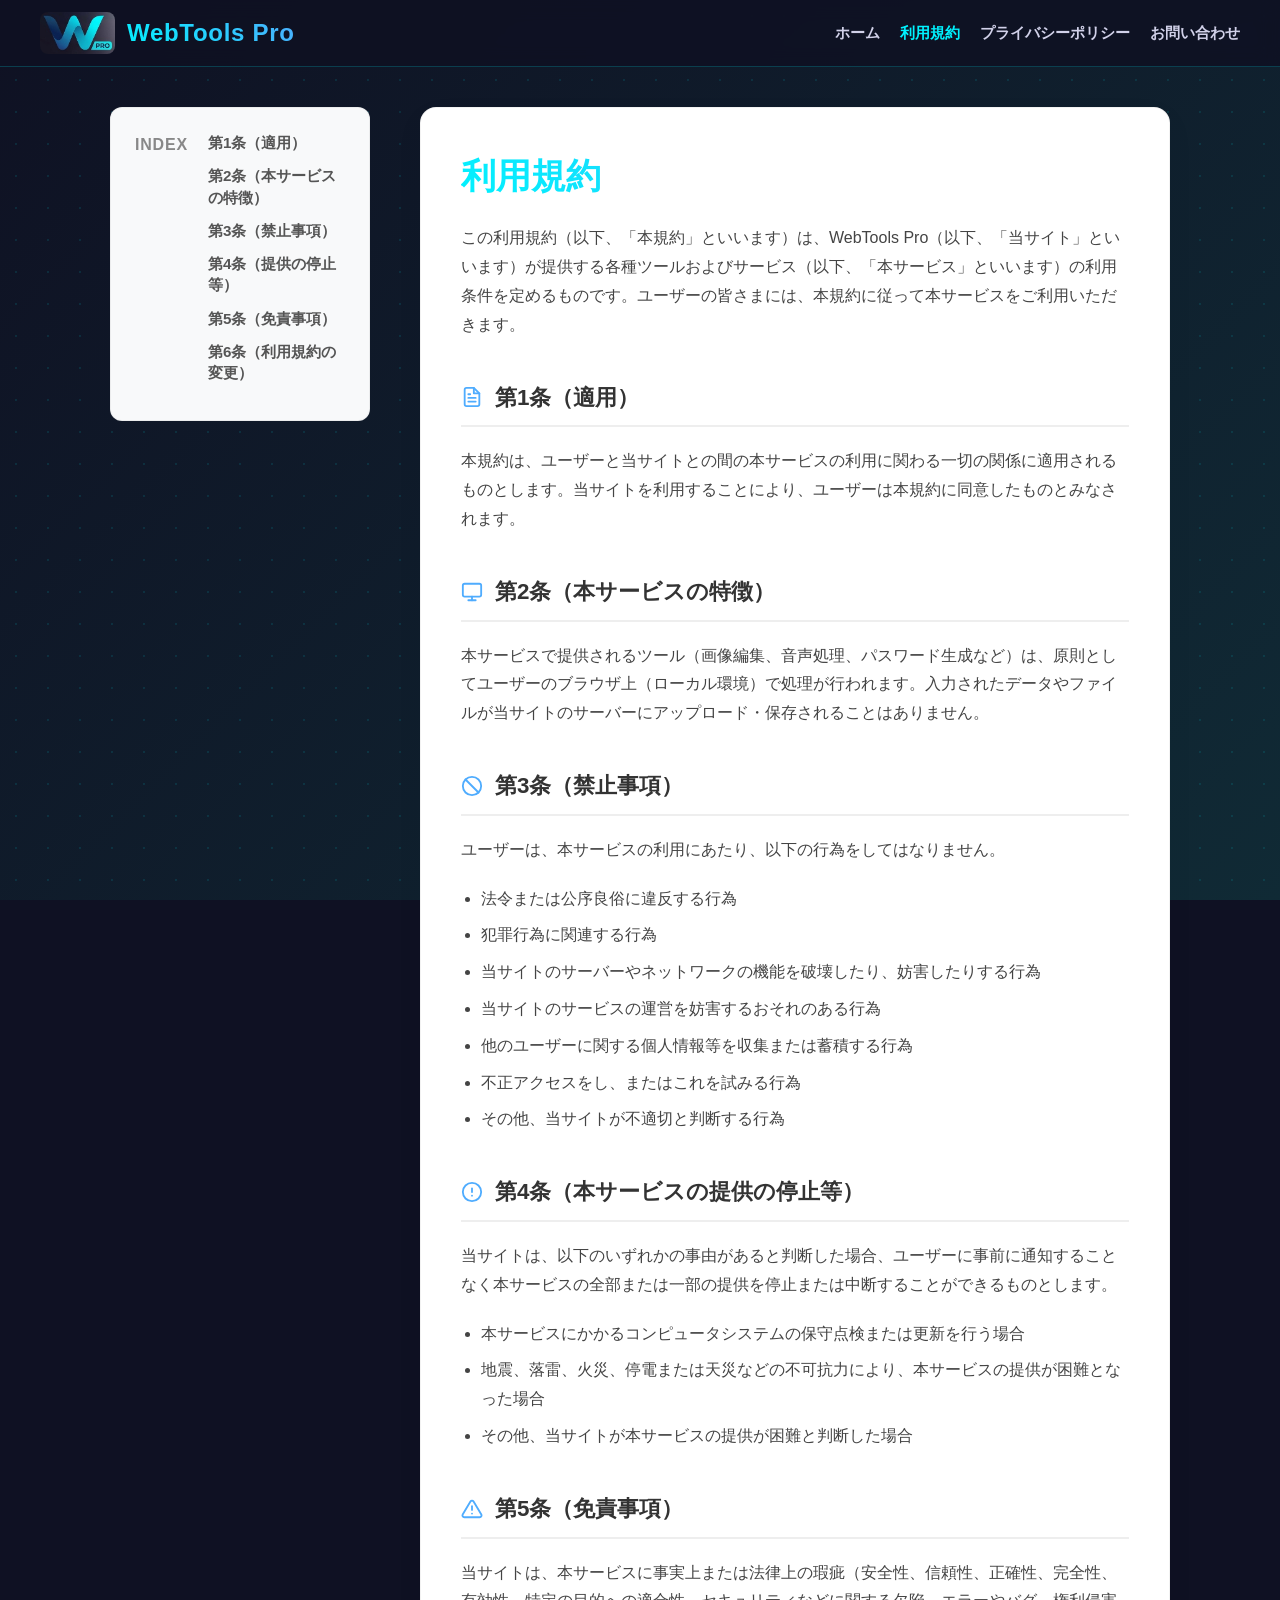
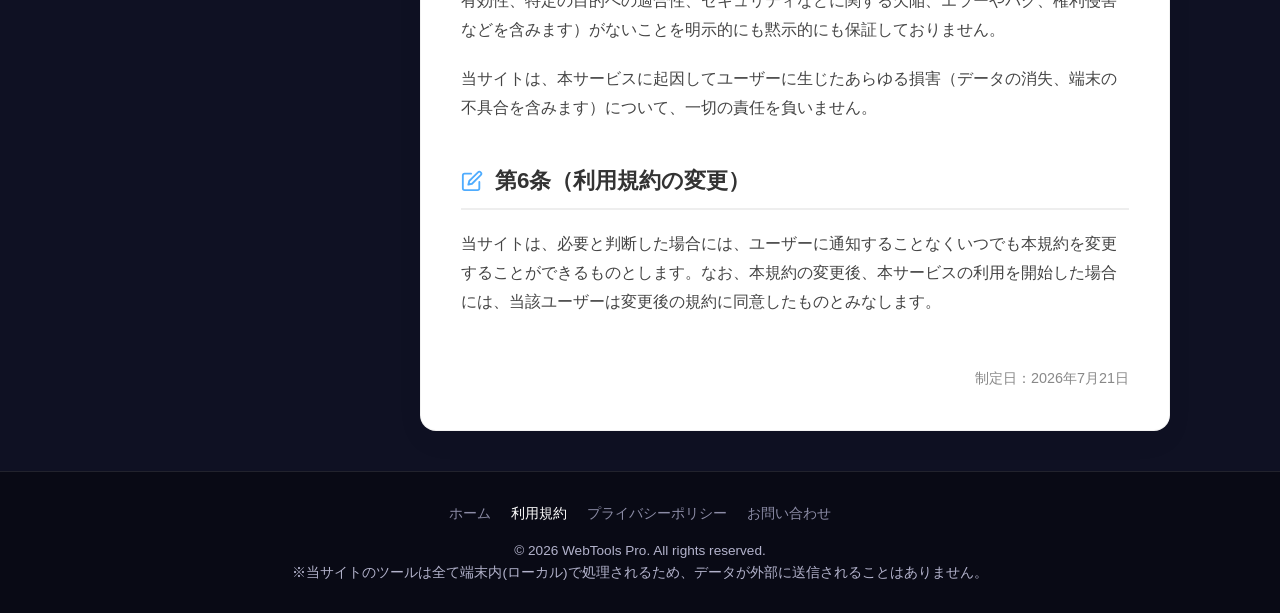
<file: terms.html>
<!DOCTYPE html>
<html lang="ja">
<head>
    <meta charset="UTF-8">
    <meta name="viewport" content="width=device-width, initial-scale=1.0">
    <title>利用規約 | WebTools Pro</title>
    <link rel="icon" href="logo.jpg">
    
    <link rel="stylesheet" href="style.css">

    <style>
        /* ベースレイアウト */
        .terms-modern-wrapper {
            max-width: 1100px;
            margin: 40px auto;
            padding: 0 20px;
            display: grid;
            grid-template-columns: 260px 1fr;
            gap: 50px;
            align-items: start;
        }

        /* 左側：サイドナビゲーション（目次） */
        .terms-sidebar {
            position: sticky;
            top: 100px;
            background: #f8f9fa;
            padding: 24px;
            border-radius: 12px;
            border: 1px solid rgba(0, 0, 0, 0.05);
        }
        .terms-sidebar h3 {
            margin-top: 0;
            margin-bottom: 15px;
            font-size: 1rem;
            color: #888;
            text-transform: uppercase;
            letter-spacing: 0.05em;
        }
        .terms-sidebar ul {
            list-style: none;
            padding: 0;
            margin: 0;
        }
        .terms-sidebar li {
            margin-bottom: 12px;
        }
        .terms-sidebar a {
            color: #555;
            text-decoration: none;
            font-size: 0.95rem;
            transition: color 0.2s;
            display: block;
            line-height: 1.4;
        }
        .terms-sidebar a:hover {
            color: #4facfe;
        }

        /* 右側：本文コンテンツエリア */
        .terms-content-side {
            background: #ffffff;
            padding: 40px;
            border-radius: 16px;
            box-shadow: 0 10px 30px rgba(0, 0, 0, 0.04);
            border: 1px solid rgba(0, 0, 0, 0.05);
        }

        .terms-content-side h1 {
            font-size: 2.2rem;
            margin-top: 0;
            margin-bottom: 20px;
            color: #333;
            background: linear-gradient(45deg, #00f2fe, #4facfe);
            -webkit-background-clip: text;
            background-clip: text; /* エディタ警告対策 */
            -webkit-text-fill-color: transparent;
        }
        
        .terms-lead {
            font-size: 1.05rem;
            line-height: 1.8;
            color: #555;
            margin-bottom: 40px;
        }

        /* 見出し（H2）の装飾 */
        .terms-content-side h2 {
            display: flex;
            align-items: center;
            gap: 12px;
            font-size: 1.4rem;
            margin-top: 40px;
            margin-bottom: 20px;
            padding-bottom: 10px;
            border-bottom: 2px solid #eee;
            color: #333;
        }
        .terms-content-side h2 svg {
            color: #4facfe;
            flex-shrink: 0;
        }

        .terms-content-side p {
            font-size: 1rem;
            line-height: 1.8;
            color: #444;
            margin-bottom: 20px;
        }

        /* リストの装飾 */
        .terms-content-side ul {
            padding-left: 20px;
            margin-bottom: 20px;
        }
        .terms-content-side ul li {
            font-size: 1rem;
            line-height: 1.8;
            color: #444;
            margin-bottom: 8px;
        }

        .date-badge {
            margin-top: 50px;
            text-align: right;
            font-size: 0.9rem;
            color: #888;
        }

        /* レスポンシブ対応（スマホ表示） */
        @media (max-width: 900px) {
            .terms-modern-wrapper {
                grid-template-columns: 1fr;
                gap: 30px;
                padding: 0 15px;
            }
            .terms-sidebar {
                position: static;
                padding: 20px;
            }
            .terms-content-side {
                padding: 25px;
            }
            .terms-content-side h1 {
                font-size: 1.8rem;
            }
            .terms-content-side h2 {
                font-size: 1.25rem;
            }
        }
    </style>
</head>
<body>

    <header>
        <a href="index.html" class="logo">
            <img src="logo.jpg" alt="WebTools Pro" class="logo-img">
            <span class="logo-text">WebTools Pro</span>
        </a>
        <nav>
            <a href="index.html">ホーム</a>
            <a href="terms.html" class="active">利用規約</a>
            <a href="privacy.html">プライバシーポリシー</a>
            <a href="contact.html">お問い合わせ</a>
        </nav>
    </header>

    <main>
        <div class="terms-modern-wrapper">
            
            <nav class="terms-sidebar" aria-label="ページ内目次">
                <h3>INDEX</h3>
                <ul>
                    <li><a href="#article-1">第1条（適用）</a></li>
                    <li><a href="#article-2">第2条（本サービスの特徴）</a></li>
                    <li><a href="#article-3">第3条（禁止事項）</a></li>
                    <li><a href="#article-4">第4条（提供の停止等）</a></li>
                    <li><a href="#article-5">第5条（免責事項）</a></li>
                    <li><a href="#article-6">第6条（利用規約の変更）</a></li>
                </ul>
            </nav>

            <div class="terms-content-side">
                <h1>利用規約</h1>
                <p class="terms-lead">この利用規約（以下、「本規約」といいます）は、WebTools Pro（以下、「当サイト」といいます）が提供する各種ツールおよびサービス（以下、「本サービス」といいます）の利用条件を定めるものです。ユーザーの皆さまには、本規約に従って本サービスをご利用いただきます。</p>

                <div id="article-1">
                    <h2>
                        <svg width="22" height="22" viewBox="0 0 24 24" fill="none" stroke="currentColor" stroke-width="2" stroke-linecap="round" stroke-linejoin="round"><path d="M14 2H6a2 2 0 0 0-2 2v16a2 2 0 0 0 2 2h12a2 2 0 0 0 2-2V8z"></path><polyline points="14 2 14 8 20 8"></polyline><line x1="16" y1="13" x2="8" y2="13"></line><line x1="16" y1="17" x2="8" y2="17"></line><polyline points="10 9 9 9 8 9"></polyline></svg>
                        第1条（適用）
                    </h2>
                    <p>本規約は、ユーザーと当サイトとの間の本サービスの利用に関わる一切の関係に適用されるものとします。当サイトを利用することにより、ユーザーは本規約に同意したものとみなされます。</p>
                </div>

                <div id="article-2">
                    <h2>
                        <svg width="22" height="22" viewBox="0 0 24 24" fill="none" stroke="currentColor" stroke-width="2" stroke-linecap="round" stroke-linejoin="round"><rect x="2" y="3" width="20" height="14" rx="2" ry="2"></rect><line x1="8" y1="21" x2="16" y2="21"></line><line x1="12" y1="17" x2="12" y2="21"></line></svg>
                        第2条（本サービスの特徴）
                    </h2>
                    <p>本サービスで提供されるツール（画像編集、音声処理、パスワード生成など）は、原則としてユーザーのブラウザ上（ローカル環境）で処理が行われます。入力されたデータやファイルが当サイトのサーバーにアップロード・保存されることはありません。</p>
                </div>

                <div id="article-3">
                    <h2>
                        <svg width="22" height="22" viewBox="0 0 24 24" fill="none" stroke="currentColor" stroke-width="2" stroke-linecap="round" stroke-linejoin="round"><circle cx="12" cy="12" r="10"></circle><line x1="4.93" y1="4.93" x2="19.07" y2="19.07"></line></svg>
                        第3条（禁止事項）
                    </h2>
                    <p>ユーザーは、本サービスの利用にあたり、以下の行為をしてはなりません。</p>
                    <ul>
                        <li>法令または公序良俗に違反する行為</li>
                        <li>犯罪行為に関連する行為</li>
                        <li>当サイトのサーバーやネットワークの機能を破壊したり、妨害したりする行為</li>
                        <li>当サイトのサービスの運営を妨害するおそれのある行為</li>
                        <li>他のユーザーに関する個人情報等を収集または蓄積する行為</li>
                        <li>不正アクセスをし、またはこれを試みる行為</li>
                        <li>その他、当サイトが不適切と判断する行為</li>
                    </ul>
                </div>

                <div id="article-4">
                    <h2>
                        <svg width="22" height="22" viewBox="0 0 24 24" fill="none" stroke="currentColor" stroke-width="2" stroke-linecap="round" stroke-linejoin="round"><circle cx="12" cy="12" r="10"></circle><line x1="12" y1="8" x2="12" y2="12"></line><line x1="12" y1="16" x2="12.01" y2="16"></line></svg>
                        第4条（本サービスの提供の停止等）
                    </h2>
                    <p>当サイトは、以下のいずれかの事由があると判断した場合、ユーザーに事前に通知することなく本サービスの全部または一部の提供を停止または中断することができるものとします。</p>
                    <ul>
                        <li>本サービスにかかるコンピュータシステムの保守点検または更新を行う場合</li>
                        <li>地震、落雷、火災、停電または天災などの不可抗力により、本サービスの提供が困難となった場合</li>
                        <li>その他、当サイトが本サービスの提供が困難と判断した場合</li>
                    </ul>
                </div>

                <div id="article-5">
                    <h2>
                        <svg width="22" height="22" viewBox="0 0 24 24" fill="none" stroke="currentColor" stroke-width="2" stroke-linecap="round" stroke-linejoin="round"><path d="M10.29 3.86L1.82 18a2 2 0 0 0 1.71 3h16.94a2 2 0 0 0 1.71-3L13.71 3.86a2 2 0 0 0-3.42 0z"></path><line x1="12" y1="9" x2="12" y2="13"></line><line x1="12" y1="17" x2="12.01" y2="17"></line></svg>
                        第5条（免責事項）
                    </h2>
                    <p>当サイトは、本サービスに事実上または法律上の瑕疵（安全性、信頼性、正確性、完全性、有効性、特定の目的への適合性、セキュリティなどに関する欠陥、エラーやバグ、権利侵害などを含みます）がないことを明示的にも黙示的にも保証しておりません。</p>
                    <p>当サイトは、本サービスに起因してユーザーに生じたあらゆる損害（データの消失、端末の不具合を含みます）について、一切の責任を負いません。</p>
                </div>

                <div id="article-6">
                    <h2>
                        <svg width="22" height="22" viewBox="0 0 24 24" fill="none" stroke="currentColor" stroke-width="2" stroke-linecap="round" stroke-linejoin="round"><path d="M11 4H4a2 2 0 0 0-2 2v14a2 2 0 0 0 2 2h14a2 2 0 0 0 2-2v-7"></path><path d="M18.5 2.5a2.121 2.121 0 0 1 3 3L12 15l-4 1 1-4 9.5-9.5z"></path></svg>
                        第6条（利用規約の変更）
                    </h2>
                    <p>当サイトは、必要と判断した場合には、ユーザーに通知することなくいつでも本規約を変更することができるものとします。なお、本規約の変更後、本サービスの利用を開始した場合には、当該ユーザーは変更後の規約に同意したものとみなします。</p>
                </div>

                <div class="date-badge">制定日：2026年7月21日</div>
            </div>
            
        </div>
    </main>

    <footer>
        <div class="footer-links">
            <a href="index.html">ホーム</a>
            <a href="terms.html" class="active">利用規約</a>
            <a href="privacy.html">プライバシーポリシー</a>
            <a href="contact.html">お問い合わせ</a>
        </div>
        <div class="copyright">&copy; 2026 WebTools Pro. All rights reserved.</div>
        <div class="footer-note">※当サイトのツールは全て端末内(ローカル)で処理されるため、データが外部に送信されることはありません。</div>
    </footer>

</body>
</html>
</file>
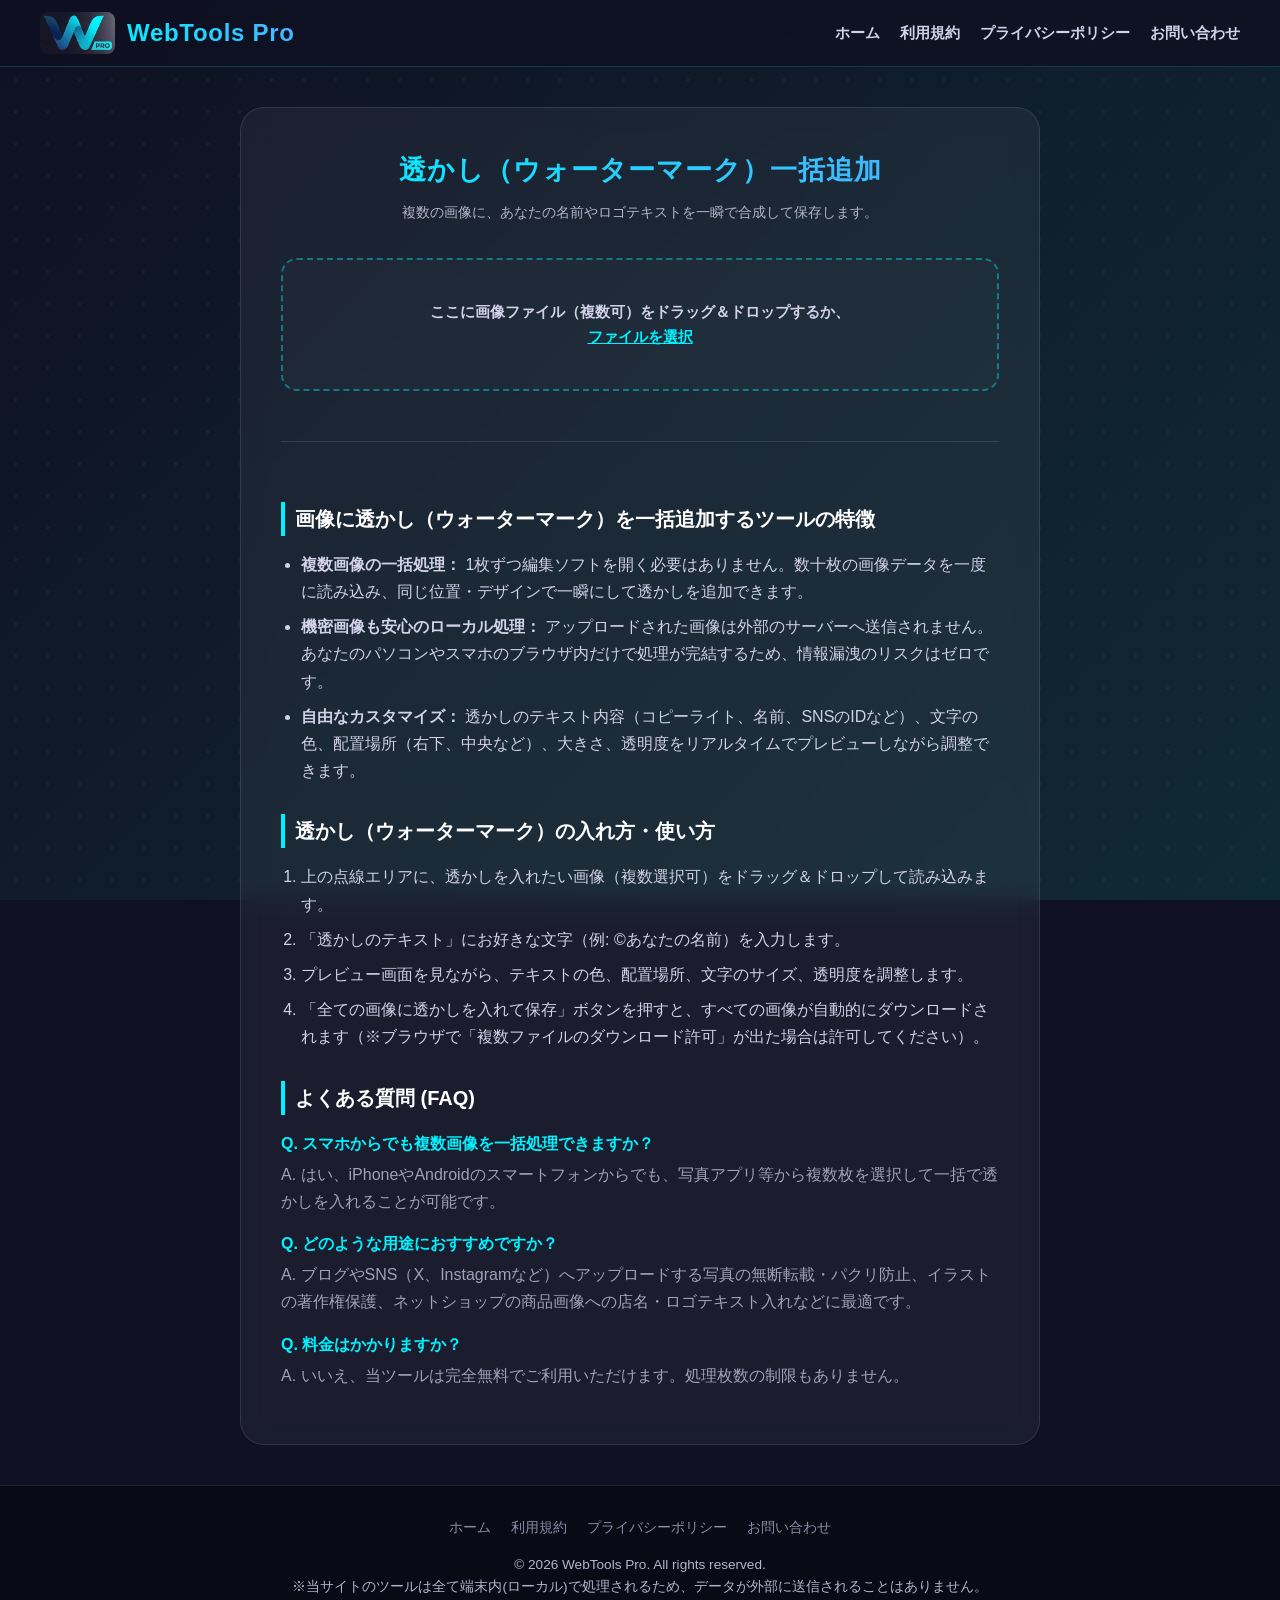
<file: watermark.html>
<!DOCTYPE html>
<html lang="ja">
<head>
    <meta charset="UTF-8">
    <meta name="viewport" content="width=device-width, initial-scale=1.0">
    
    <title>透かし(ウォーターマーク)一括追加ツール | 無料・ブラウザ完結で画像に文字を入れる - WebTools Pro</title>
    <meta name="description" content="複数の画像に透かし（ウォーターマーク）やコピーライト、ロゴテキストを一括で入れることができる無料Webツールです。サーバーへのアップロード不要で安全。写真の無断転載防止やイラストの著作権保護に最適です。スマホ・PC対応。">
    
    <meta property="og:title" content="透かし(ウォーターマーク)一括追加ツール - WebTools Pro">
    <meta property="og:description" content="数十枚の画像に、あなたの名前やIDの透かしを一瞬で合成。無断転載防止のための安全・無料な必須ツールです。">
    <meta property="og:type" content="website">

    <link rel="icon" href="logo.jpg">
    <link rel="stylesheet" href="style.css">
    
    <style>
        .tool-heading {
            text-align: center;
            background: linear-gradient(45deg, var(--primary-cyan), #4facfe);
            -webkit-background-clip: text;
            background-clip: text;
            -webkit-text-fill-color: transparent;
            margin-top: 0;
            margin-bottom: 10px;
            font-size: 1.7rem;
            letter-spacing: 1px;
            font-weight: 800;
        }

        .subtitle {
            text-align: center;
            font-size: 0.85rem;
            color: var(--text-muted);
            margin-bottom: 35px;
        }

        .drop-zone {
            border: 2px dashed rgba(0, 242, 254, 0.4);
            padding: 40px 20px;
            border-radius: 16px;
            text-align: center;
            background-color: rgba(255, 255, 255, 0.02);
            cursor: pointer;
            transition: all 0.25s ease;
            margin-bottom: 25px;
        }
        .drop-zone:hover, .drop-zone.dragover {
            border-color: var(--primary-cyan);
            background-color: rgba(0, 242, 254, 0.05);
            box-shadow: 0 0 20px rgba(0, 242, 254, 0.1) inset;
        }
        .drop-zone p { margin: 0; font-size: 0.95rem; color: #d1d1e9; font-weight: bold; line-height: 1.6; }
        .file-select-link { color: var(--primary-cyan); text-decoration: underline; }

        /* エディターパネル */
        .editor-panel {
            display: none;
            background: rgba(0, 0, 0, 0.25);
            border: 1px solid rgba(255, 255, 255, 0.1);
            border-radius: 16px;
            padding: 25px;
            margin-bottom: 25px;
        }

        /* 設定項目のグリッドレイアウト */
        .settings-grid {
            display: grid;
            grid-template-columns: 1fr 1fr;
            gap: 20px;
            margin-bottom: 25px;
        }

        .input-group {
            display: flex;
            flex-direction: column;
        }
        .input-group label {
            font-size: 0.85rem;
            color: var(--primary-cyan);
            font-weight: bold;
            margin-bottom: 8px;
        }
        .input-group input[type="text"], .input-group select {
            padding: 12px;
            border-radius: 8px;
            border: 1px solid rgba(255, 255, 255, 0.2);
            background: rgba(255, 255, 255, 0.05);
            color: #ffffff;
            font-size: 1rem;
            outline: none;
            transition: 0.2s;
        }
        .input-group input[type="text"]:focus, .input-group select:focus {
            border-color: var(--primary-cyan);
            box-shadow: 0 0 10px rgba(0, 242, 254, 0.2);
        }
        .input-group select option {
            background-color: #0f1123;
            color: #ffffff;
        }
        .input-group input[type="color"] {
            padding: 0;
            width: 100%;
            height: 44px;
            border: none;
            border-radius: 8px;
            background: transparent;
            cursor: pointer;
        }

        /* スライダー共通デザイン */
        .slider-group { margin-bottom: 20px; }
        .slider-header {
            display: flex;
            justify-content: space-between;
            margin-bottom: 10px;
            font-weight: bold;
            font-size: 0.85rem;
            color: var(--primary-cyan);
        }
        .val-badge {
            background: rgba(0, 242, 254, 0.15);
            color: var(--primary-cyan);
            padding: 2px 8px;
            border-radius: 6px;
            border: 1px solid rgba(0, 242, 254, 0.3);
            font-variant-numeric: tabular-nums;
        }
        input[type=range] {
            -webkit-appearance: none;
            appearance: none;
            width: 100%;
            background: transparent;
        }
        input[type=range]::-webkit-slider-thumb {
            -webkit-appearance: none;
            appearance: none;
            height: 20px; width: 20px;
            border-radius: 50%;
            background: var(--primary-cyan);
            cursor: pointer;
            margin-top: -8px;
            box-shadow: 0 0 10px rgba(0, 242, 254, 0.8);
            transition: 0.1s;
        }
        input[type=range]::-webkit-slider-thumb:hover { transform: scale(1.15); }
        input[type=range]::-webkit-slider-runnable-track {
            width: 100%; height: 4px; cursor: pointer;
            background: rgba(255, 255, 255, 0.15);
            border-radius: 2px;
        }

        /* プレビューエリア */
        .preview-wrapper {
            text-align: center;
            margin-bottom: 25px;
            background: #000;
            border-radius: 12px;
            padding: 10px;
            border: 1px solid rgba(255,255,255,0.1);
            position: relative;
        }
        .preview-wrapper canvas {
            max-width: 100%;
            max-height: 400px;
            object-fit: contain;
            border-radius: 4px;
        }
        .preview-label {
            position: absolute;
            top: -12px;
            left: 20px;
            background: #a55eea;
            color: #fff;
            padding: 2px 10px;
            border-radius: 10px;
            font-size: 0.8rem;
            font-weight: bold;
        }

        .download-btn {
            width: 100%; padding: 16px;
            background: linear-gradient(135deg, #2ecc71 0%, #27ae60 100%);
            color: #ffffff; border: none; border-radius: 10px;
            font-size: 1.1rem; font-weight: bold; cursor: pointer;
            transition: 0.2s; box-shadow: 0 6px 20px rgba(46, 204, 113, 0.3);
            text-align: center;
        }
        .download-btn:hover {
            transform: translateY(-2px); box-shadow: 0 8px 25px rgba(46, 204, 113, 0.5);
        }

        .status-msg { text-align: center; font-size: 0.9rem; margin-top: 15px; font-weight: bold; color: #a55eea; }

        /* レスポンシブ */
        @media (max-width: 600px) {
            .settings-grid { grid-template-columns: 1fr; }
        }

        /* ==== SEO用テキストセクション ==== */
        .seo-content {
            margin-top: 50px;
            padding-top: 30px;
            border-top: 1px solid rgba(255, 255, 255, 0.1);
            color: #d1d1e9;
            line-height: 1.7;
        }
        .seo-content h2 {
            font-size: 1.25rem;
            color: #fff;
            margin-top: 30px;
            margin-bottom: 15px;
            border-left: 4px solid var(--primary-cyan);
            padding-left: 10px;
        }
        .seo-content ul, .seo-content ol {
            padding-left: 20px;
            margin-bottom: 20px;
        }
        .seo-content li {
            margin-bottom: 8px;
        }
        .seo-content dt {
            font-weight: bold;
            color: var(--primary-cyan);
            margin-top: 15px;
            margin-bottom: 4px;
        }
        .seo-content dd {
            margin-left: 0;
            margin-bottom: 15px;
            color: #a0a0b8;
        }
    </style>
</head>
<body>

    <header>
        <a href="index.html" class="logo">
            <img src="logo.jpg" alt="WebTools Pro" class="logo-img">
            <span class="logo-text">WebTools Pro</span>
        </a>
        <nav>
            <a href="index.html">ホーム</a>
            <a href="terms.html">利用規約</a>
            <a href="privacy.html">プライバシーポリシー</a>
            <a href="contact.html">お問い合わせ</a>
        </nav>
    </header>

    <main>
        <div class="container">
            <h1 class="tool-heading">透かし（ウォーターマーク）一括追加</h1>
            <div class="subtitle">複数の画像に、あなたの名前やロゴテキストを一瞬で合成して保存します。</div>

            <div class="drop-zone" id="drop-zone" onclick="document.getElementById('image-input').click()">
                <p>ここに画像ファイル（複数可）をドラッグ＆ドロップするか、<br><span class="file-select-link">ファイルを選択</span></p>
            </div>
            <input type="file" id="image-input" accept="image/*" multiple style="display: none;" onchange="handleFileSelect(event)">

            <div class="editor-panel" id="editor-panel">
                
                <div class="preview-wrapper">
                    <span class="preview-label">プレビュー (1枚目)</span>
                    <canvas id="preview-canvas"></canvas>
                </div>

                <div class="settings-grid">
                    <div class="input-group">
                        <label>透かしのテキスト (名前や@IDなど)</label>
                        <input type="text" id="wm-text" value="© WebTools Pro" oninput="updatePreview()">
                    </div>
                    <div class="input-group">
                        <label>テキストの色</label>
                        <input type="color" id="wm-color" value="#ffffff" oninput="updatePreview()">
                    </div>
                    <div class="input-group">
                        <label>配置場所</label>
                        <select id="wm-position" onchange="updatePreview()">
                            <option value="bottom-right">右下 (おすすめ)</option>
                            <option value="bottom-left">左下</option>
                            <option value="top-right">右上</option>
                            <option value="top-left">左上</option>
                            <option value="center">中央</option>
                        </select>
                    </div>
                </div>

                <div class="slider-group">
                    <div class="slider-header">
                        <span>文字のサイズ</span>
                        <span class="val-badge" id="size-badge">10%</span>
                    </div>
                    <input type="range" id="wm-size" min="1" max="30" step="1" value="10" oninput="updatePreview()">
                </div>

                <div class="slider-group">
                    <div class="slider-header">
                        <span>透明度 (Opacity)</span>
                        <span class="val-badge" id="opacity-badge">60%</span>
                    </div>
                    <input type="range" id="wm-opacity" min="0" max="100" step="5" value="60" oninput="updatePreview()">
                </div>

                <button class="download-btn" id="download-btn" onclick="downloadAll()">📥 全ての画像に透かしを入れて保存</button>
                <div class="status-msg" id="status-msg"></div>
            </div>

            <section class="seo-content">
                <h2>画像に透かし（ウォーターマーク）を一括追加するツールの特徴</h2>
                <ul>
                    <li><strong>複数画像の一括処理：</strong> 1枚ずつ編集ソフトを開く必要はありません。数十枚の画像データを一度に読み込み、同じ位置・デザインで一瞬にして透かしを追加できます。</li>
                    <li><strong>機密画像も安心のローカル処理：</strong> アップロードされた画像は外部のサーバーへ送信されません。あなたのパソコンやスマホのブラウザ内だけで処理が完結するため、情報漏洩のリスクはゼロです。</li>
                    <li><strong>自由なカスタマイズ：</strong> 透かしのテキスト内容（コピーライト、名前、SNSのIDなど）、文字の色、配置場所（右下、中央など）、大きさ、透明度をリアルタイムでプレビューしながら調整できます。</li>
                </ul>

                <h2>透かし（ウォーターマーク）の入れ方・使い方</h2>
                <ol>
                    <li>上の点線エリアに、透かしを入れたい画像（複数選択可）をドラッグ＆ドロップして読み込みます。</li>
                    <li>「透かしのテキスト」にお好きな文字（例: ©あなたの名前）を入力します。</li>
                    <li>プレビュー画面を見ながら、テキストの色、配置場所、文字のサイズ、透明度を調整します。</li>
                    <li>「全ての画像に透かしを入れて保存」ボタンを押すと、すべての画像が自動的にダウンロードされます（※ブラウザで「複数ファイルのダウンロード許可」が出た場合は許可してください）。</li>
                </ol>

                <h2>よくある質問 (FAQ)</h2>
                <dl>
                    <dt>Q. スマホからでも複数画像を一括処理できますか？</dt>
                    <dd>A. はい、iPhoneやAndroidのスマートフォンからでも、写真アプリ等から複数枚を選択して一括で透かしを入れることが可能です。</dd>

                    <dt>Q. どのような用途におすすめですか？</dt>
                    <dd>A. ブログやSNS（X、Instagramなど）へアップロードする写真の無断転載・パクリ防止、イラストの著作権保護、ネットショップの商品画像への店名・ロゴテキスト入れなどに最適です。</dd>
                    
                    <dt>Q. 料金はかかりますか？</dt>
                    <dd>A. いいえ、当ツールは完全無料でご利用いただけます。処理枚数の制限もありません。</dd>
                </dl>
            </section>
        </div>
    </main>

    <footer>
        <div class="footer-links">
            <a href="index.html">ホーム</a>
            <a href="terms.html">利用規約</a>
            <a href="privacy.html">プライバシーポリシー</a>
            <a href="contact.html">お問い合わせ</a>
        </div>
        <div class="copyright">&copy; 2026 WebTools Pro. All rights reserved.</div>
        <div class="footer-note">※当サイトのツールは全て端末内(ローカル)で処理されるため、データが外部に送信されることはありません。</div>
    </footer>

    <script>
        let selectedFiles = [];
        let firstImage = new Image();

        const dropZone = document.getElementById("drop-zone");
        const editorPanel = document.getElementById("editor-panel");
        const previewCanvas = document.getElementById("preview-canvas");
        const ctx = previewCanvas.getContext("2d");
        const statusMsg = document.getElementById("status-msg");
        const downloadBtn = document.getElementById("download-btn");

        const wmTextInput = document.getElementById("wm-text");
        const wmColorInput = document.getElementById("wm-color");
        const wmPositionInput = document.getElementById("wm-position");
        const wmSizeInput = document.getElementById("wm-size");
        const wmOpacityInput = document.getElementById("wm-opacity");
        const sizeBadge = document.getElementById("size-badge");
        const opacityBadge = document.getElementById("opacity-badge");

        ['dragenter', 'dragover'].forEach(eventName => {
            dropZone.addEventListener(eventName, (e) => { e.preventDefault(); dropZone.classList.add('dragover'); }, false);
        });
        ['dragleave', 'drop'].forEach(eventName => {
            dropZone.addEventListener(eventName, (e) => { e.preventDefault(); dropZone.classList.remove('dragover'); }, false);
        });
        dropZone.addEventListener('drop', (e) => {
            e.preventDefault();
            dropZone.classList.remove('dragover');
            const files = Array.from(e.dataTransfer.files).filter(file => file.type.startsWith('image/'));
            if (files.length > 0) { loadFiles(files); }
        }, false);

        function handleFileSelect(event) {
            const files = Array.from(event.target.files);
            if (files.length > 0) { loadFiles(files); }
            event.target.value = '';
        }

        function loadFiles(files) {
            selectedFiles = files;
            statusMsg.innerText = `${files.length}枚の画像が選択されました。`;
            
            const reader = new FileReader();
            reader.onload = function(e) {
                firstImage.onload = function() {
                    editorPanel.style.display = "block";
                    updatePreview();
                };
                firstImage.src = e.target.result;
            };
            reader.readAsDataURL(files[0]);
        }

        function updatePreview() {
            if (!firstImage.src) return;

            sizeBadge.innerText = wmSizeInput.value + "%";
            opacityBadge.innerText = wmOpacityInput.value + "%";

            previewCanvas.width = firstImage.width;
            previewCanvas.height = firstImage.height;

            ctx.drawImage(firstImage, 0, 0);
            drawWatermark(ctx, previewCanvas.width, previewCanvas.height);
        }

        function drawWatermark(context, width, height) {
            const text = wmTextInput.value;
            if (!text) return;

            const color = wmColorInput.value;
            const position = wmPositionInput.value;
            const fontSize = Math.floor(width * (wmSizeInput.value / 100));
            const opacity = wmOpacityInput.value / 100;
            const padding = Math.floor(fontSize * 0.5); 

            context.globalAlpha = opacity;
            context.fillStyle = color;
            context.font = `bold ${fontSize}px 'Helvetica Neue', Arial, sans-serif`;

            let x, y;
            
            if (position.includes("left")) {
                context.textAlign = "left";
                x = padding;
            } else if (position.includes("right")) {
                context.textAlign = "right";
                x = width - padding;
            } else {
                context.textAlign = "center";
                x = width / 2;
            }

            if (position.includes("top")) {
                context.textBaseline = "top";
                y = padding;
            } else if (position.includes("bottom")) {
                context.textBaseline = "bottom";
                y = height - padding;
            } else {
                context.textBaseline = "middle";
                y = height / 2;
            }

            context.shadowColor = "rgba(0, 0, 0, 0.7)";
            context.shadowBlur = 10;
            context.shadowOffsetX = 2;
            context.shadowOffsetY = 2;

            context.fillText(text, x, y);

            context.globalAlpha = 1.0;
            context.shadowColor = "transparent";
        }

        async function downloadAll() {
            if (selectedFiles.length === 0) return;
            
            downloadBtn.disabled = true;
            downloadBtn.innerText = "処理中...";
            
            for (let i = 0; i < selectedFiles.length; i++) {
                const file = selectedFiles[i];
                statusMsg.innerText = `${selectedFiles.length}枚中 ${i + 1}枚目を処理中...`;
                
                await processAndDownloadSingleImage(file);
                
                await new Promise(resolve => setTimeout(resolve, 400));
            }

            statusMsg.style.color = "#2ecc71";
            statusMsg.innerText = "すべての画像に透かしを追加して保存しました！\n※ブラウザ上部に「複数ファイルのダウンロードを許可しますか？」と出た場合は「許可」を押してください。";
            downloadBtn.disabled = false;
            downloadBtn.innerText = "📥 全ての画像に透かしを入れて保存";
        }

        function processAndDownloadSingleImage(file) {
            return new Promise((resolve) => {
                const reader = new FileReader();
                reader.onload = function(e) {
                    const img = new Image();
                    img.onload = function() {
                        const tempCanvas = document.createElement("canvas");
                        const tempCtx = tempCanvas.getContext("2d");
                        tempCanvas.width = img.width;
                        tempCanvas.height = img.height;

                        tempCtx.drawImage(img, 0, 0);
                        drawWatermark(tempCtx, tempCanvas.width, tempCanvas.height);

                        const dataUrl = tempCanvas.toDataURL("image/jpeg", 0.95);
                        
                        const link = document.createElement("a");
                        link.href = dataUrl;
                        const baseName = file.name.substring(0, file.name.lastIndexOf('.')) || file.name;
                        link.download = `${baseName}_watermark.jpg`;
                        link.click();
                        
                        resolve();
                    };
                    img.src = e.target.result;
                };
                reader.readAsDataURL(file);
            });
        }
    </script>
</body>
</html>
</file>
<file: style.css>
/* ==========================================================================
   WebTools Pro - 共通統合スタイルシート (style.css)
   ========================================================================== */

/* --------------------------------------------------------------------------
   1. 変数定義 & 全体の基本設定
   -------------------------------------------------------------------------- */
:root {
    --bg-color: #0f1123;
    --text-main: #ffffff;
    --text-muted: #b3b3cc;
    --primary-cyan: #00f2fe;
    --primary-pink: #ff4b2b;
    --primary-purple: #a55eea;
    --glass-bg: rgba(255, 255, 255, 0.05);
    --glass-border: rgba(255, 255, 255, 0.1);
}

* {
    box-sizing: border-box;
    margin: 0;
    padding: 0;
}

body {
    font-family: 'Helvetica Neue', Arial, 'Hiragino Kaku Gothic ProN', sans-serif;
    color: var(--text-main);
    background-color: var(--bg-color);
    background-image:
        radial-gradient(rgba(0, 242, 254, 0.1) 1.5px, transparent 1.5px),
        linear-gradient(135deg, #0f1123 0%, #102a35 100%);
    background-size: 32px 32px, 100% 100%;
    background-attachment: fixed;
    line-height: 1.6;

    /* フッター最下部固定用のFlexbox設定 */
    display: flex;
    flex-direction: column;
    min-height: 100vh;
}

/* メインコンテンツエリア（コンテンツを引き伸ばしてフッターを下に押す） */
main,
.hero,
.tools-container,
.container,
.document-container,
.contact-container {
    flex: 1;
}

/* --------------------------------------------------------------------------
   2. 共通ヘッダー（上部追従固定）
   -------------------------------------------------------------------------- */
header {
    display: flex;
    justify-content: space-between;
    align-items: center;
    padding: 12px 40px;
    position: sticky;
    top: 0;
    z-index: 1000;
    background: rgba(15, 17, 35, 0.85);
    backdrop-filter: blur(10px);
    border-bottom: 1px solid rgba(0, 242, 254, 0.2);
    width: 100%;
}

/* ロゴ全体のスタイル */
.logo {
    display: flex;
    align-items: center;
    gap: 12px; /* アイコンと文字の間隔 */
    text-decoration: none;
}

.logo-img {
    height: 42px;
    width: auto;
    border-radius: 8px;
    transition: transform 0.2s ease;
}

/* 新規追加：ロゴテキストのグラデーション装飾 */
.logo-text {
    font-size: 1.5rem;
    font-weight: 800;
    letter-spacing: 0.03em;
    background: linear-gradient(45deg, var(--primary-cyan), #4facfe);
    -webkit-background-clip: text;
    background-clip: text;
    -webkit-text-fill-color: transparent;
    transition: opacity 0.2s ease;
}

.logo:hover .logo-img {
    transform: scale(1.03);
}

.logo:hover .logo-text {
    opacity: 0.85;
}

nav {
    display: flex;
    gap: 20px;
}

nav a {
    color: #d1d1e9;
    text-decoration: none;
    font-size: 0.95rem;
    font-weight: bold;
    transition: 0.2s;
}

nav a:hover,
nav a.active {
    color: var(--primary-cyan);
}

/* --------------------------------------------------------------------------
   3. ホーム画面：ヒーローセクション（メインコピー）
   -------------------------------------------------------------------------- */
.hero {
    text-align: center;
    padding: 60px 20px 40px 20px;
    max-width: 800px;
    margin: 0 auto;
    flex: 0; 
}

.hero h1 {
    font-size: 2.5rem;
    font-weight: 800;
    margin-bottom: 20px;
    line-height: 1.3;
    letter-spacing: 0.5px;
}

.hero h1 span {
    background: linear-gradient(45deg, var(--primary-cyan), #4facfe);
    -webkit-background-clip: text;
    background-clip: text;
    -webkit-text-fill-color: transparent;
}

.hero p {
    font-size: 1.05rem;
    color: var(--text-muted);
    line-height: 1.8;
}

/* --------------------------------------------------------------------------
   4. ホーム画面：ツール一覧グリッド＆カード
   -------------------------------------------------------------------------- */
.tools-container {
    max-width: 1200px;
    width: 100%;
    margin: 0 auto 60px auto;
    padding: 0 20px;
    display: grid;
    grid-template-columns: repeat(auto-fit, minmax(280px, 1fr));
    gap: 25px;
    box-sizing: border-box;
}

.tool-card {
    background: var(--glass-bg);
    border: 1px solid var(--glass-border);
    border-radius: 20px;
    padding: 28px 24px;
    text-align: left;
    backdrop-filter: blur(12px);
    transition: transform 0.3s ease, box-shadow 0.3s ease, border-color 0.3s ease;
    display: flex;
    flex-direction: column;
}

.tool-card:hover {
    transform: translateY(-5px);
    box-shadow: 0 15px 35px rgba(0, 0, 0, 0.4), 0 0 15px rgba(0, 242, 254, 0.2);
    border-color: rgba(0, 242, 254, 0.4);
}

.tool-icon {
    font-size: 2.5rem;
    margin-bottom: 15px;
    line-height: 1;
}

.tool-title {
    font-size: 1.25rem;
    font-weight: bold;
    color: #ffffff;
    margin-bottom: 10px;
}

.tool-desc {
    font-size: 0.9rem;
    color: var(--text-muted);
    margin-bottom: 25px;
    flex-grow: 1; 
    line-height: 1.6;
}

.btn-primary {
    display: inline-block;
    text-align: center;
    padding: 12px 20px;
    background: linear-gradient(135deg, var(--primary-cyan) 0%, #4facfe 100%);
    color: #0f1123;
    text-decoration: none;
    font-weight: bold;
    border-radius: 10px;
    transition: all 0.2s ease;
    box-shadow: 0 4px 15px rgba(0, 242, 254, 0.2);
}

.btn-primary:hover {
    transform: translateY(-2px);
    box-shadow: 0 6px 20px rgba(0, 242, 254, 0.4);
    opacity: 0.95;
}

/* --------------------------------------------------------------------------
   5. 各ツール・各種コンテナ用の汎用スタイル
   -------------------------------------------------------------------------- */
.container,
.document-container,
.contact-container {
    background: var(--glass-bg);
    border: 1px solid var(--glass-border);
    border-radius: 24px;
    padding: 40px;
    backdrop-filter: blur(12px);
    margin: 40px auto;
    max-width: 800px;
    width: 90%;
    box-sizing: border-box;
}

/* --------------------------------------------------------------------------
   6. 共通フッター（最下部固定）
   -------------------------------------------------------------------------- */
footer {
    width: 100%;
    background: rgba(0, 0, 0, 0.4);
    border-top: 1px solid var(--glass-border);
    padding: 30px 20px;
    text-align: center;
    margin-top: auto; 
    color: var(--text-muted);
    font-size: 0.85rem;
    box-sizing: border-box;
}

.footer-links {
    display: flex;
    justify-content: center;
    gap: 20px;
    margin-bottom: 15px;
    flex-wrap: wrap;
}

.footer-links a {
    color: #8c8ca6;
    text-decoration: none;
    font-size: 0.9rem;
    transition: 0.2s;
}

.footer-links a:hover,
.footer-links a.active {
    color: #ffffff;
}

/* --------------------------------------------------------------------------
   7. レスポンシブ対応 (スマートフォン向け)
   -------------------------------------------------------------------------- */
@media (max-width: 600px) {
    header {
        flex-direction: column;
        gap: 15px;
        padding: 15px;
    }

    .logo-text {
        font-size: 1.3rem; /* スマホ画面で文字サイズを微調整 */
    }

    nav {
        gap: 12px;
        flex-wrap: wrap;
        justify-content: center;
    }

    nav a {
        font-size: 0.85rem;
    }

    .hero {
        padding: 40px 15px 20px 15px;
    }

    .hero h1 {
        font-size: 1.8rem;
    }

    .hero p {
        font-size: 0.95rem;
    }

    .tools-container {
        grid-template-columns: 1fr;
        gap: 20px;
        margin-bottom: 40px;
    }

    .container,
    .document-container,
    .contact-container {
        padding: 25px 20px;
        margin: 20px auto;
    }
}
</file>
